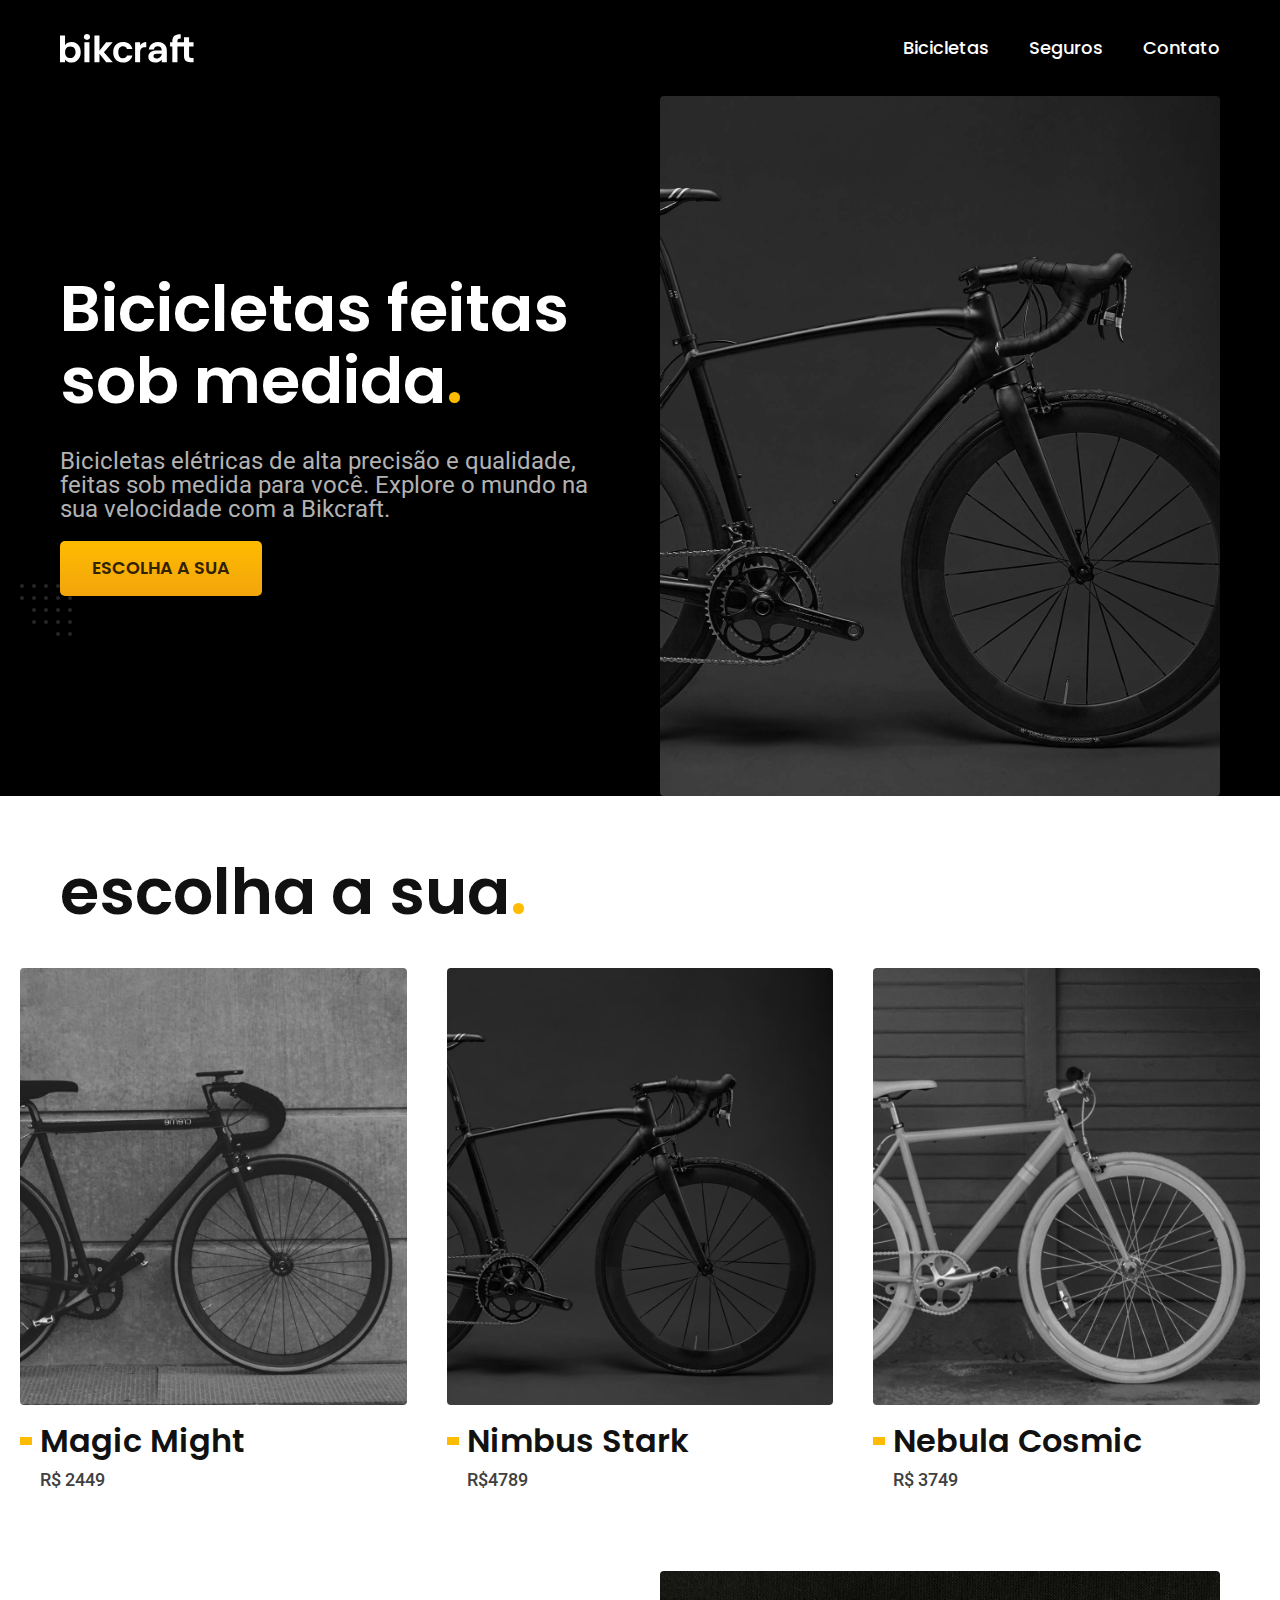
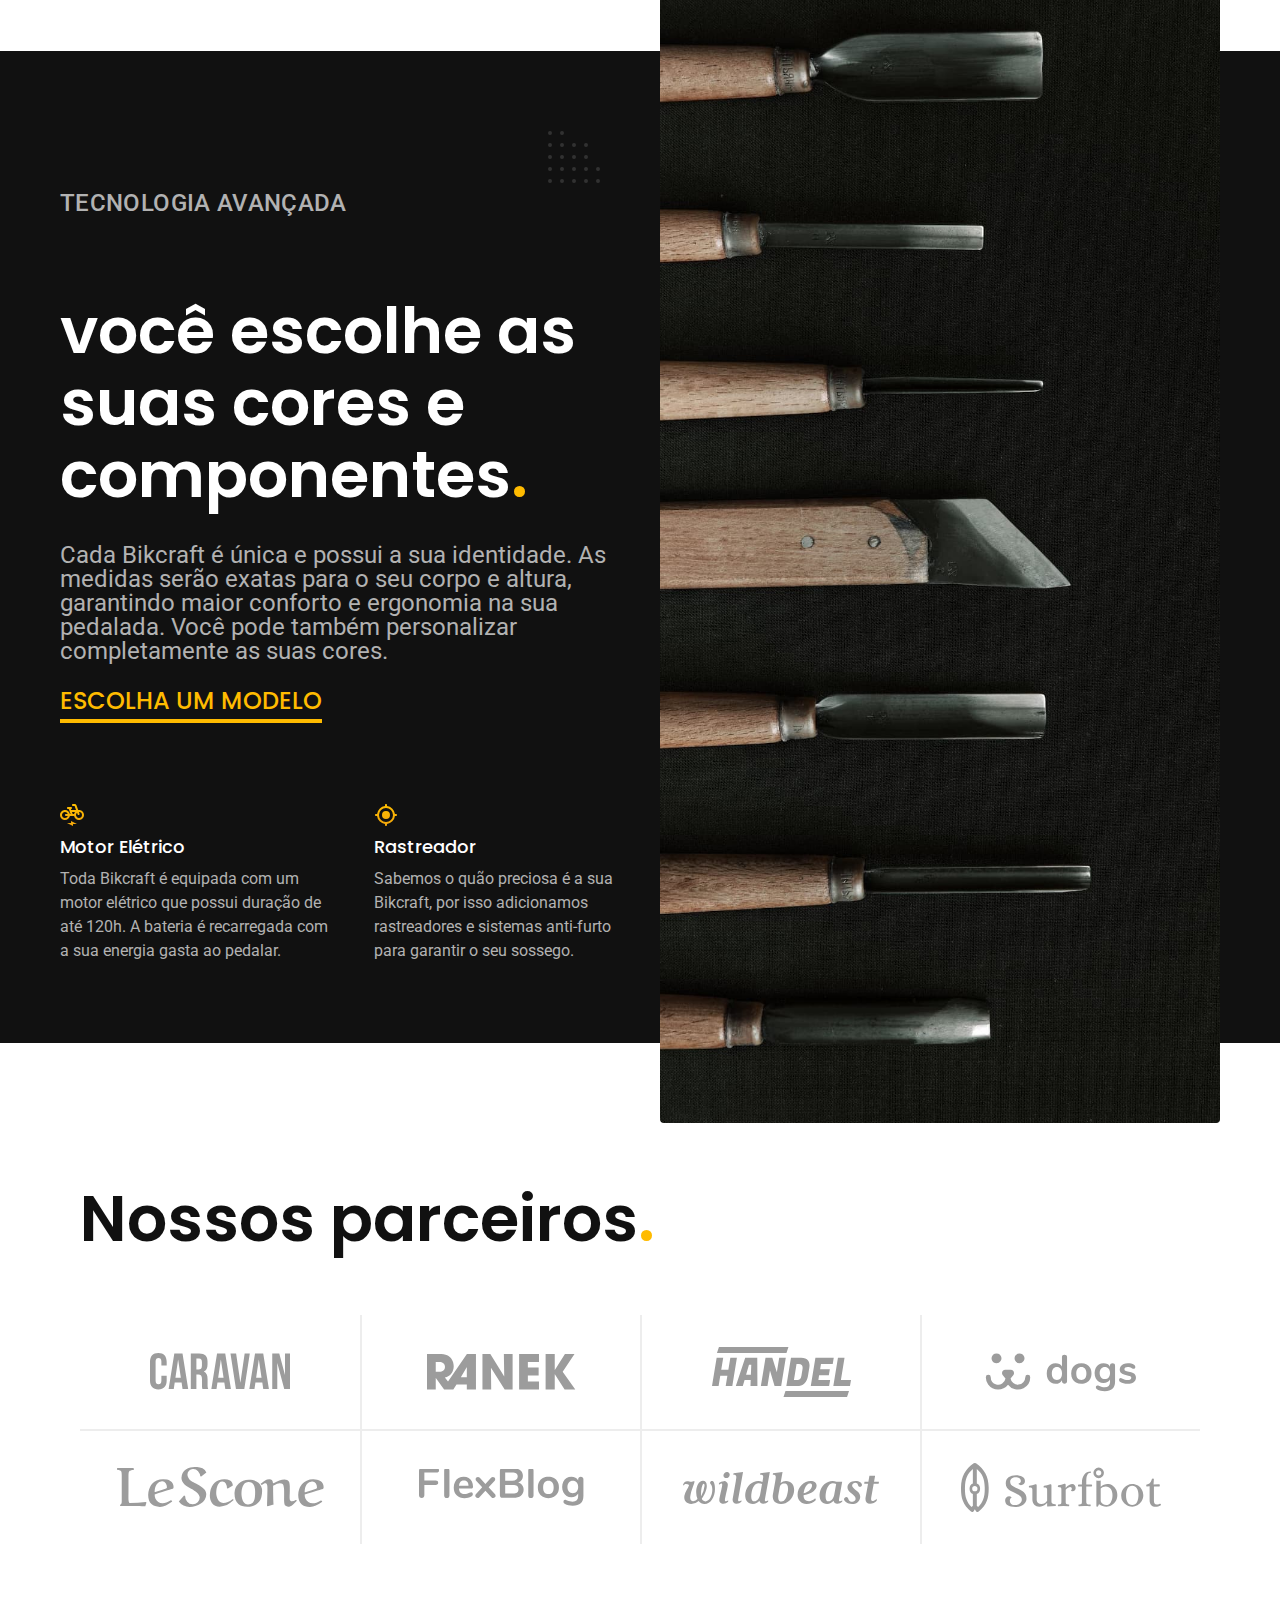
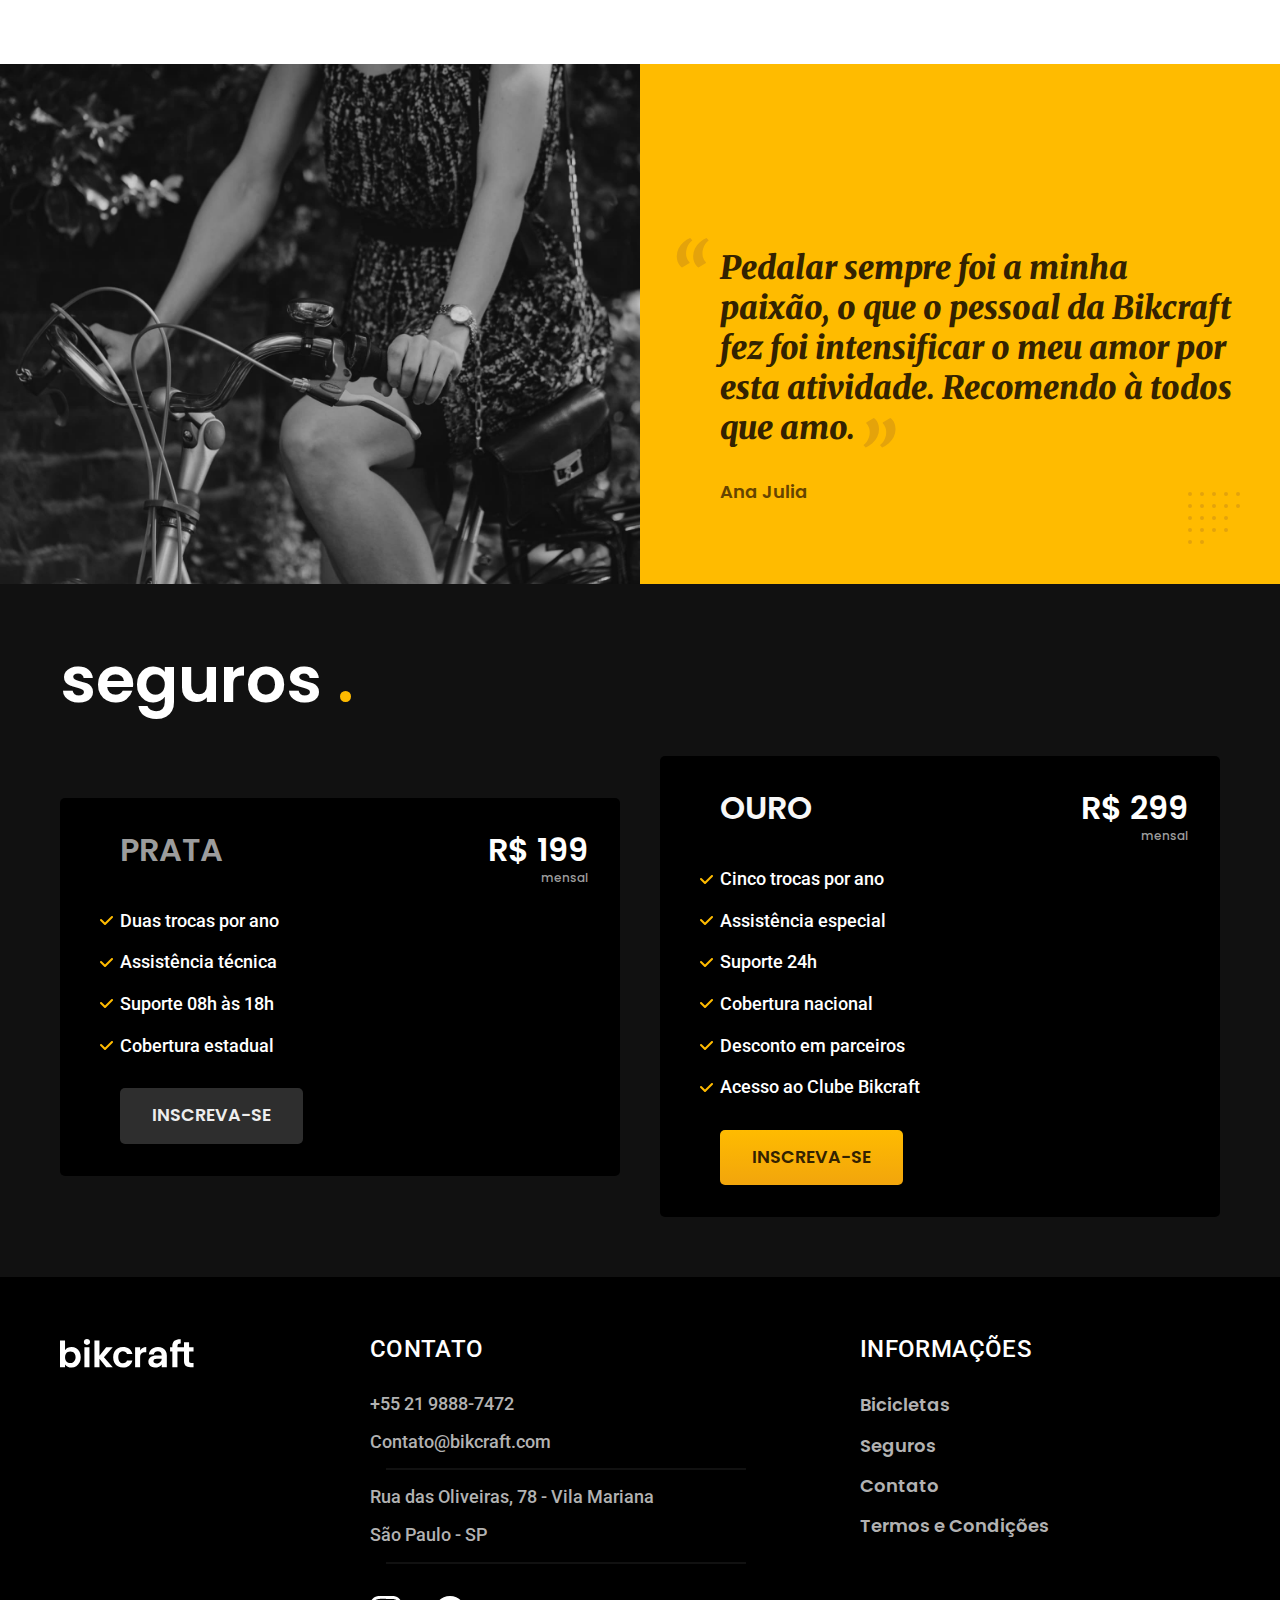
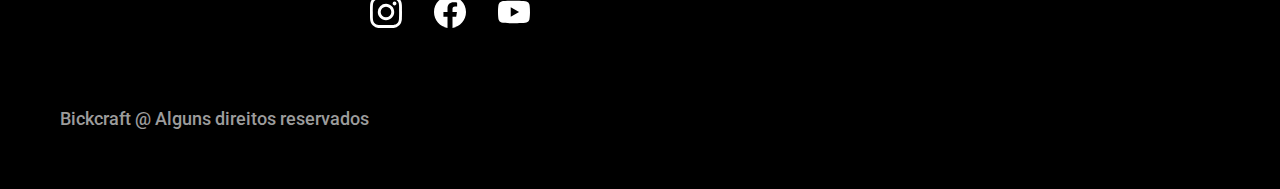
<file: index.html>
<!DOCTYPE html>
<html lang="pt-br">
<head>
    <meta charset="UTF-8">
    <meta http-equiv="X-UA-Compatible" content="IE=edge">
    <meta name="viewport" content="width=device-width, initial-scale=1.0">
    <title>Bikcraft - Bicicletas Elétricas</title>

    <link rel="preload" href="./css/style.min.css" as="style">
    <link rel="stylesheet" href="./css/style.min.css"> 

    <link rel="preconnect" href="https://fonts.googleapis.com">
    <link rel="preconnect" href="https://fonts.gstatic.com" crossorigin>
    <link href="https://fonts.googleapis.com/css2?family=Merriweather:ital,wght@1,900&family=Poppins:wght@400;600&family=Roboto:wght@400;500&display=swap" rel="stylesheet">
    
    <link rel="icon" href="./favicon.svg" type="image/svg+xml">
</head>
<body>
    <header class="header-bg">
        <div class="header container">
        <a href="./"><img src="./img/bikcraft.svg " width="136" height="32" alt="Bikcraft">
        </a>
        <nav aria-label="primaria">
            <ul class="header-menu font-1-m cor-0">
                <li><a href="./bicicletas.html">Bicicletas</a></li>
                <li><a href="./seguros.html">Seguros</a></li>
                <li><a href="./contatos.html">Contato</a></li>
            </ul>
        </nav>

    </div>
    </header>
    <main class="introducao-bg">
    <div class="introducao container">
        <div class="introducao-conteudo">
        <h1 class="font-1-xxl cor-0">Bicicletas feitas sob medida<span class="cor-p1">.</span></h1>
        <p class="font-2-l cor-5">Bicicletas elétricas de alta precisão e qualidade, feitas sob medida para você. Explore o mundo na sua velocidade com a Bikcraft.</p>
        <a class="botao" href="./bicicletas.html">Escolha a sua</a>
    </div>
        <picture>
        <source media="(max-width: 800px)" srcset="./img/bicicletas/nimbus.jpg">
        <img src="./img/fotos/introducao.jpg" width="1280" height="1600"alt="Bicicleta elétrica preta.">
        </picture>
    </div>
    </main>
    <article class="bicicletas-lista">
    <h2 class="font-1-xxl container">escolha a sua<span class="cor-p1">.</span></h2>
        <ul>
            <li>
                <a href="./bicicletas/magic.html">
                <img src="/img/bicicletas/magic-home.jpg" width="920" height="1040 "  alt="Bicicleta preta">
                 <h3 class="font-1-xl">Magic Might</h3>
                 <span class="font-2-m cor-8">R$ 2449</span>
                </a>
            </li>
            <li>
                <a href="./bicicletas/nimbus.html">
                <img src="/img/bicicletas/nimbus-home.jpg" width="920" height="1040" alt="Bicicleta preta">
                 <h3 class="font-1-xl">Nimbus Stark</h3>
                 <span class="font-2-m cor-8">R$4789</span>
                </a>
            </li>
            <li>
                <a href="./bicicletas/nebula.html">
                <img src="/img/bicicletas/nebula-home.jpg" width="920" height="1040" alt="Bicicleta preta">
                 <h3 class="font-1-xl">Nebula Cosmic</h3>
                 <span class="font-2-m cor-8">R$ 3749</span>
                </a>
            </li>
        </ul>
    </article>
        <article class="tecnologia-bg">
            <div class="tecnologia container">
            <div class="tecnologia-conteudo">
                <span class="cor-5 font-2-l-b titulo">TECNOLOGIA AVANÇADA</span>
                <h2 class="cor-0 font-1-xxl">você escolhe as suas cores e componentes<span class="cor-p1">.</span></h2>
                <p class="cor-5 font-2-l">Cada Bikcraft é única e possui a sua identidade. As medidas serão exatas para o seu corpo e altura, garantindo maior conforto e ergonomia na sua pedalada. Você pode também personalizar completamente as suas cores.</p>
                    <a class="cor-p1 font-2-m link" href="./bicicletas.html">Escolha um modelo</a>
                <!--MOTOR-ELETRICO-->
                <div class="tecnologia-vantagens">
            <div>
                <img src="./img/icones/eletrica.svg" width="24" height="24"alt="">
                <h3 class="font-1-m cor-0">Motor Elétrico</h3>
                <p class="font-2-s cor-5">Toda Bikcraft é equipada com um motor elétrico que possui duração de até 120h. A bateria é recarregada com a sua energia gasta ao pedalar.</p>
            </div>
             <!--RASTREADOR-->
            <div>
                <img src="./img/icones/rastreador.svg" width="24" height="24"alt="">
                <h3 class="font-1-m cor-0">Rastreador</h3>
                <p class="font-2-s cor-5" >Sabemos o quão preciosa é a sua Bikcraft, por isso adicionamos rastreadores e sistemas anti-furto para garantir o seu sossego.</p>
            </div>
        </div>
            </div><!--tecnologia-conteudo-->
            <div class="tecnologia-image">
                <img src="/img/fotos/tecnologia.jpg" width="1200" height="1920" alt="">
            </div>
            </div>
        </article>

        <section class="parceiros" aria-label="nossos parceiros">
            <div class="container">
            <h2 class="font-1-xxl container">Nossos parceiros<span class="cor-p1">.</span></h2>
        
            <ul>
                <li> <img src="./img/parceiros/caravan.svg" width="140" height="38" alt="caravan"></li>
                <li> <img src="./img/parceiros/ranek.svg" width="149" height="36" alt="ranek"></li>
                <li> <img src="./img/parceiros/handel.svg" width="139" height="50" alt="handel"></li>
                <li> <img src="./img/parceiros/dogs.svg" width="152" height="39"alt="dogs"></li>
                <li> <img src="./img/parceiros/lescone.svg" width="208" height="41" alt="lescone"></li>
                <li> <img src="./img/parceiros/flexblog.svg" width="165" height="38" alt="lescone"></li>
                <li> <img src="./img/parceiros/wildbeast.svg" width="196" height="34" alt="wildbeast"></li>
                <li> <img src="./img/parceiros/surfbot.svg" width="200" height="49" alt="surfbot"></li>
            </ul>
        </div>
        </section>
        <section class="depoimento" aria-label="Depoimento">
           <div>
            <img src="./img/fotos/depoimento.jpg" width="1560" height="1360" alt="Pessoa pedalando" width="780" height="680">
           </div>
           <div class="depoimento-conteudo">
            <blockquote class="font-1-xl cor-p5">
                <p>Pedalar sempre foi a minha paixão, o que o pessoal da Bikcraft fez foi intensificar o meu amor por esta atividade. Recomendo à todos que amo.</p>
            </blockquote>
            <span class="font-1-m-b cor-p4">Ana Julia</span>
           </div> 
        </section>
        <article class="seguros-bg">
            <div class="seguros container">
                <h2 class="font-1-xxl cor-0">seguros <span class="cor-p1">.</span></h2>
                    <div class="seguros-item">
                        <h3 class="font-1-xl cor-6">PRATA</h3>
                        <span class="font-1-xl cor-0">R$ 199 <span class="font-1-xs cor-6">mensal</span></span>                        
                        <ul class="font-2-m cor-0">
                            <li>Duas trocas por ano</li>
                            <li>Assistência técnica</li>
                            <li>Suporte 08h às 18h</li>
                            <li>Cobertura estadual</li>
                        </ul>
                        <a class="botao secundario" href="./orcamento.html">Inscreva-se</a>
                        </div>
                    <div class="seguros-item">
                            <h3 class="font-1-xl cor-1">OURO</h3>
                            <span class="font-1-xl cor-0">R$ 299 <span class="font-1-xs cor-6">mensal</span></span> 
                            <ul class="font-2-m cor-0">

                               <li>Cinco trocas por ano</li>
                               <li>Assistência especial</li>
                               <li>Suporte 24h</li>
                               <li>Cobertura nacional</li>
                               <li>Desconto em parceiros</li>
                               <li>Acesso ao Clube Bikcraft</li>
                            </ul>
                            <a class="botao" href="./orcamento.html">Inscreva-se</a>
                    </div>
            </div>
        </article>
        <footer  class="footer-bg">
    <div class="footer container">
    <img src="./img/bikcraft.svg" width="136" height="32" alt="Bikcraft">
    <div class="footer-contato">
        <h3 class="font-2-l-b cor-0">Contato</h3>
        <ul class= "cor-5 font-2-m">
            <li><a href="tel: +552198887472">+55 21 9888-7472</a></li>
            <li><a href="mailto:contato@bikcraft.com">Contato@bikcraft.com</a></li>
            <li>Rua das Oliveiras, 78 - Vila Mariana</li>
            <li>São Paulo - SP</li>
        </ul>
        <div class="footer-redes">
            <a href="./">
                <img src="./img/redes/instagram.svg" width="32" height="32" alt="instagram">
            </a>
            <a href="./">
                <img src="./img/redes/facebook.svg" width="32" height="32" alt="">
            </a>
            <a href="./">
                <img src="./img/redes/youtube.svg" width="32" height="32" alt="">
            </a>
        </div>
    </div>
    <div class="footer-informacoes">
        <h3 class="font-2-l-b cor-0"></h3class>Informações</h3>
        <nav>
            <ul class="font-1-m-b cor-5">
                <li><a href="./bicicletas.html">Bicicletas</a></li>
                <li><a href="./seguros.html">Seguros</a></li>
                <li><a href="./contatos.html">Contato</a></li>
                <li><a href="./termos.html">Termos e Condições</a></li>
            </ul>
        </nav>
    </div>
    <p class="cor-6 footer-copy font-2-m">Bickcraft @ Alguns direitos reservados</p>
</div>  
</footer>
<script src="./js/script.js"></script>
</body>
</html>
</file>
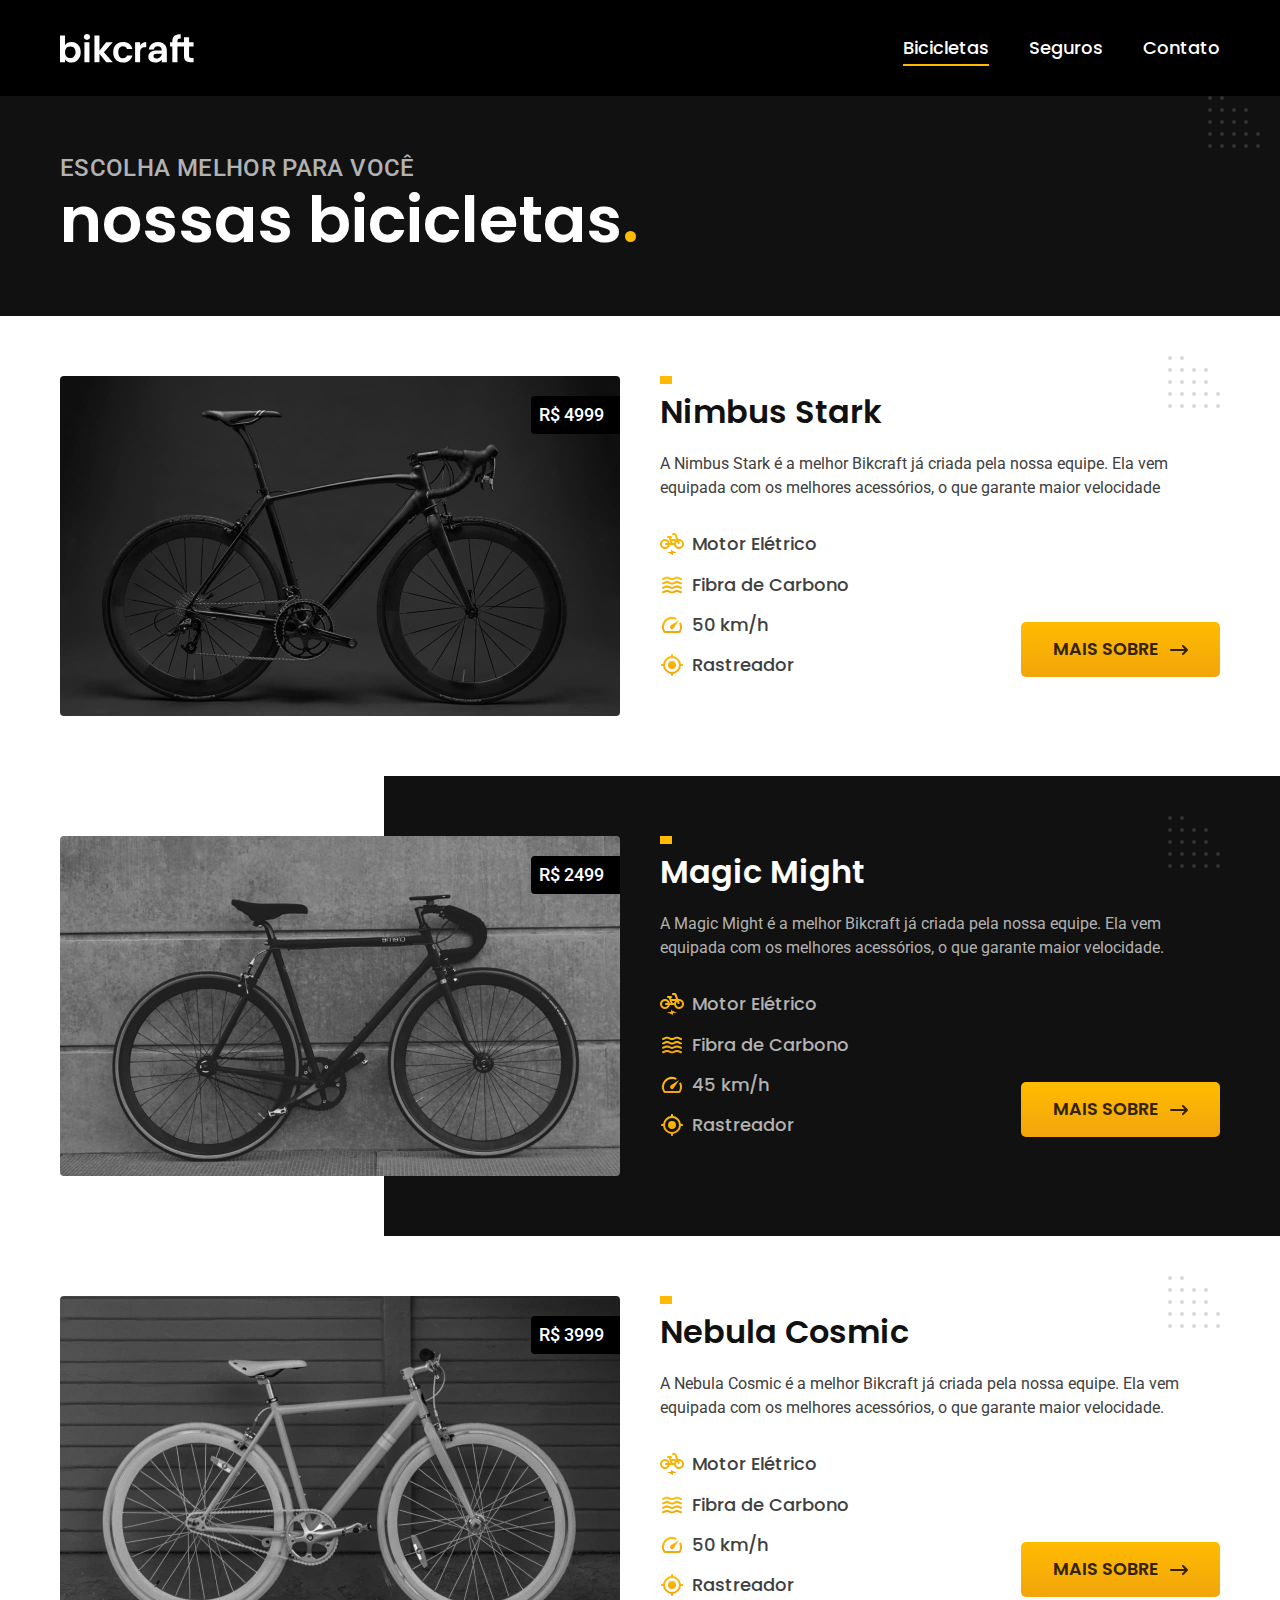
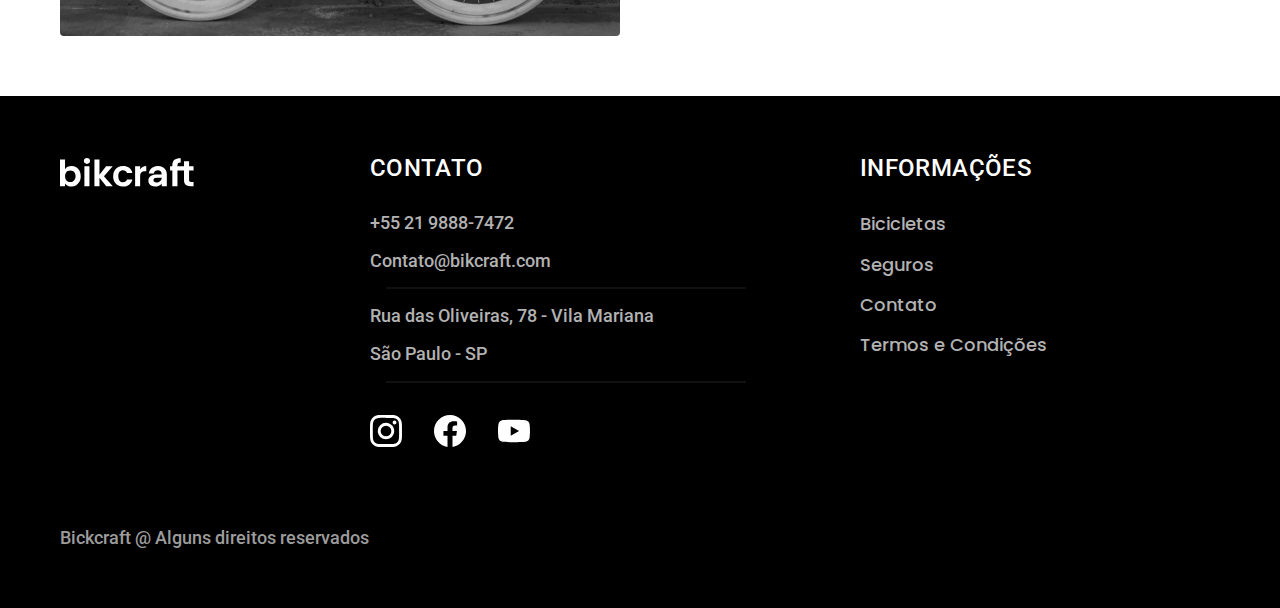
<file: bicicletas.html>
<!DOCTYPE html>
<html lang="pt-br">
<head>
    <meta charset="UTF-8">
    <meta http-equiv="X-UA-Compatible" content="IE=edge">
    <meta name="viewport" content="width=device-width, initial-scale=1.0">
<link rel="preload" href="./css/style.min.css" as="style">
    <link rel="stylesheet" href="./css/style.min.css">    <link rel="preconnect" href="https://fonts.googleapis.com">
    <link rel="preconnect" href="https://fonts.googleapis.com">
    <link rel="preconnect" href="https://fonts.gstatic.com" crossorigin>
    <link href="https://fonts.googleapis.com/css2?family=Merriweather:ital,wght@1,900&family=Poppins:wght@400;600&family=Roboto:wght@400;500&display=swap" rel="stylesheet">
    <title>Bicicletas | Bikcraft - Bicicletas Elétricas</title>
   <script>
        document.documentElement.classList.add('js');
    </script>
     <link rel="icon" href="./favicon.svg" type="image/svg+xml">
</head>
<body id="bicicletas">
    <header class="header-bg">
        <div class="header container">
        <a href="./"><img src="./img/bikcraft.svg" alt="Bikcraft">
        </a>
        <nav aria-label="primaria">
            <ul class="header-menu font-1-m cor-0">
                <li><a href="./bicicletas.html">Bicicletas</a></li>
                <li><a href="./seguros.html">Seguros</a></li>
                <li><a href="./contatos.html">Contato</a></li>
            </ul>
        </nav>

    </div>
    </header>

    <main>
        <div class="titulo">
            <div class="container">
                <p class="font-2-l-b cor-5">Escolha melhor para você</p>
                <h1 class="font-1-xxl cor-0">nossas bicicletas<span class="cor-p1">.</span> 
                </div></h1>
        </div>

            <div class="bicicletas container">
                <div class="bicicletas-imagem">
                    <img src="./img/bicicletas/nimbus.jpg" alt="bicicleta preta">
                    <span class="font-2-m cor-0">R$ 4999</span>
                </div>
                <div class="bicicletas-conteudo">
                <h2 class="font-1-xl">Nimbus Stark</h2>
                <p class="font-2-s cor-8">A Nimbus Stark é a melhor Bikcraft já criada pela nossa equipe. Ela vem equipada com os melhores acessórios, o que garante maior velocidade</p>
                <ul class="font-1-m cor-8">
                    <li>
                        <img src="/img/icones/eletrica.svg" alt="">
                        Motor Elétrico
                    </li>
                    <li>
                        <img src="/img/icones/carbono.svg" alt="">
                        Fibra de Carbono
                    </li>
                    <li>
                        <img src="/img/icones/velocidade.svg" alt="">
                        50 km/h
                    </li>
                    <li>
                        <img src="/img/icones/rastreador.svg" alt="">
                        Rastreador 
                    </li>
                </ul>
                <a href="./bicicletas/nimbus.html" class="botao seta">Mais Sobre</a>
            </div>
            </div>

                <div class="bicicletas-bg">
                <div class="bicicletas container">
                    <div class="bicicletas-imagem">
                    <img src="./img/bicicletas/magic.jpg" alt="bicicleta preta">
                    <span class="font-2-m cor-0">R$ 2499</span>
                </div>
                <div class="bicicletas-conteudo">
                <h2 class="font-1-xl cor-0">Magic Might</h2>
                <p class="font-2-s cor-5">A Magic Might é a melhor Bikcraft já criada pela nossa equipe. Ela vem equipada com os melhores acessórios, o que garante maior velocidade.</p>
                <ul class="font-1-m cor-5">
                    <li>
                        <img src="/img/icones/eletrica.svg" alt="">
                        Motor Elétrico
                    </li>
                    <li>
                        <img src="/img/icones/carbono.svg" alt="">
                        Fibra de Carbono
                    </li>
                    <li>
                        <img src="/img/icones/velocidade.svg" alt="">
                        45 km/h
                    </li>
                    <li>
                        <img src="/img/icones/rastreador.svg" alt="">
                        Rastreador 
                    </li>
                </ul>
                <a href="./bicicletas/magic.html" class="botao seta">Mais Sobre</a>
                </div>
                </div>
                </div>

                <div class="bicicletas container">
                    <div class="bicicletas-imagem">
                    <img src="./img/bicicletas/nebula.jpg" alt="bicicleta preta">
                    <span class="font-2-m cor-0">R$ 3999</span>
                </div>
                <div class="bicicletas-conteudo">
                <h2 class="font-1-xl">Nebula Cosmic</h2>
                <p class="font-2-s cor-8">A Nebula Cosmic é a melhor Bikcraft já criada pela nossa equipe. Ela vem equipada com os melhores acessórios, o que garante maior velocidade.</p>
                <ul class="font-1-m cor-8">
                    <li>
                        <img src="/img/icones/eletrica.svg" alt="">
                        Motor Elétrico
                    </li>
                    <li>
                        <img src="/img/icones/carbono.svg" alt="">
                        Fibra de Carbono
                    </li>
                    <li>
                        <img src="/img/icones/velocidade.svg" alt="">
                        50 km/h
                    </li>
                    <li>
                        <img src="/img/icones/rastreador.svg" alt="">
                        Rastreador 
                    </li>
                </ul>
                <a href="./bicicletas/nebula.html" class="botao seta">Mais Sobre</a>
                </div>
            </div>
     </main>


<footer  class="footer-bg">
    <div class="footer container">
    <img src="./img/bikcraft.svg" alt="Bikcraft">
    <div class="footer-contato">
        <h3 class="font-2-l-b cor-0">Contato</h3>
        <ul class= "cor-5 font-2-m">
            <li><a href="tel: +552198887472">+55 21 9888-7472</a></li>
            <li><a href="mailto:contato@bikcraft.com">Contato@bikcraft.com</a></li>
            <li>Rua das Oliveiras, 78 - Vila Mariana</li>
            <li>São Paulo - SP</li>
        </ul>
        <div class="footer-redes">
            <a href="./">
                <img src="./img/redes/instagram.svg" width="32" height="32" alt="instagram">
            </a>
            <a href="./">
                <img src="./img/redes/facebook.svg" width="32" height="32" alt="facebook">
            </a>
            <a href="./">
                <img src="./img/redes/youtube.svg" width="32" height="32" alt="youtube">
            </a>
        </div>
    </div>
    <div class="footer-informacoes">
        <h3 class="font-2-l-b cor-0"></h3class>Informações</h3>
        <nav>
            <ul class="font-1-m cor-5">
                <li><a href="./bicicletas.html">Bicicletas</a></li>
                <li><a href="./seguros.html">Seguros</a></li>
                <li><a href="./contatos.html">Contato</a></li>
                <li><a href="./termos.html">Termos e Condições</a></li>
            </ul>
        </nav>
    </div>
    <p class="cor-6 footer-copy font-2-m">Bickcraft @ Alguns direitos reservados</p>
</div>  
</footer>

<script src="./js/script.js"></script>
</body>
</html>
</file>
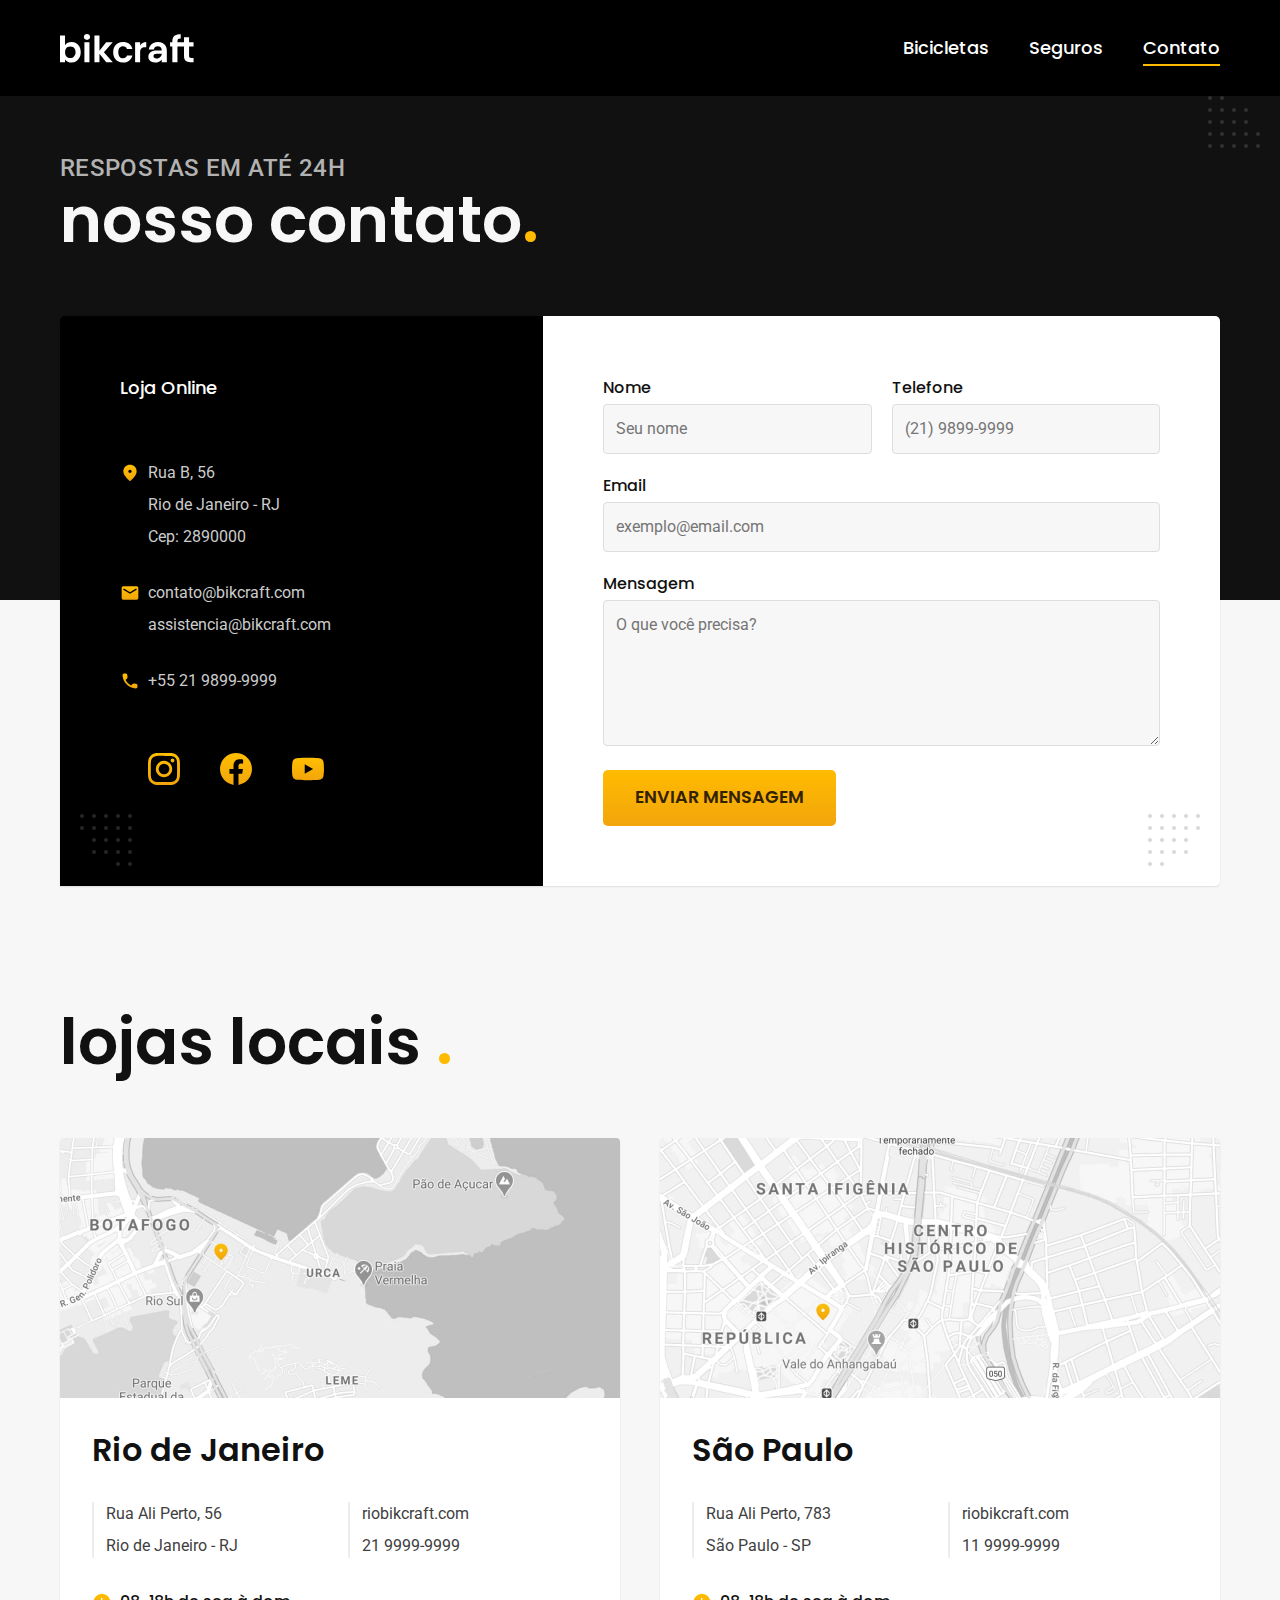
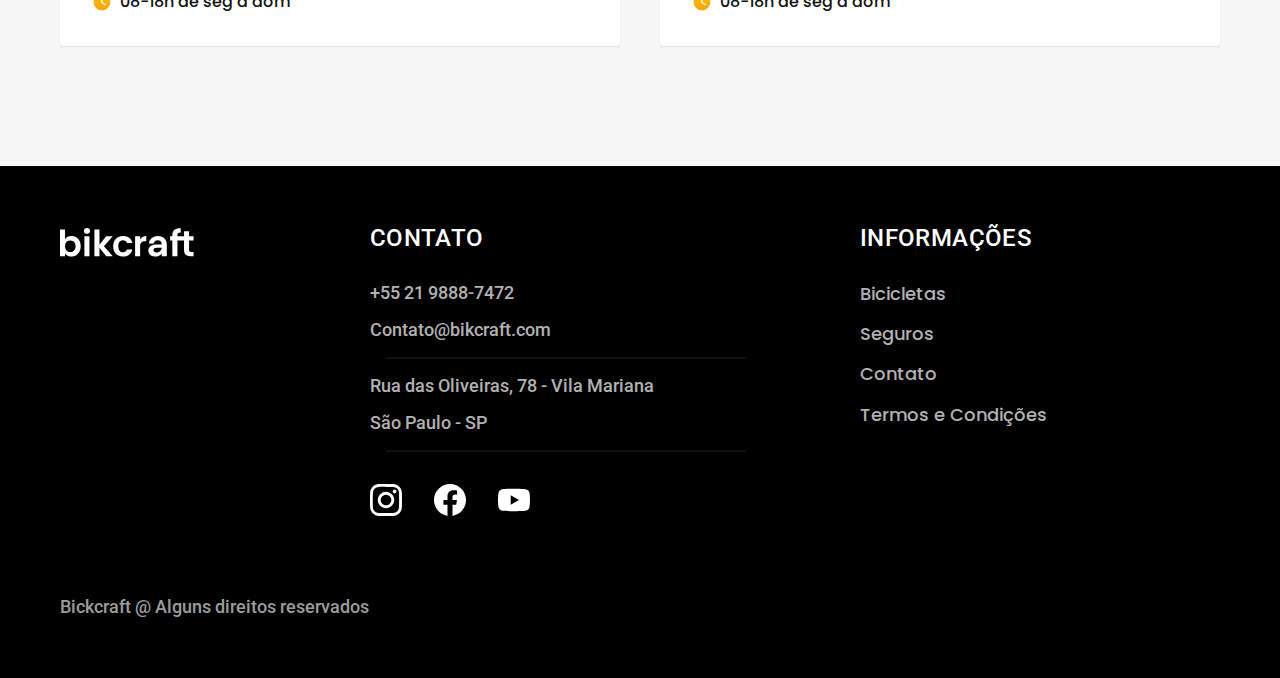
<file: contatos.html>
<!DOCTYPE html>
<html lang="pt-br">
<head>
    <meta charset="UTF-8">
    <meta http-equiv="X-UA-Compatible" content="IE=edge">
    <meta name="viewport" content="width=device-width, initial-scale=1.0">
<link rel="preload" href="./css/style.min.css" as="style">
    <link rel="stylesheet" href="./css/style.min.css">    <link rel="preconnect" href="https://fonts.googleapis.com">
    <link rel="preconnect" href="https://fonts.googleapis.com">
    <link rel="preconnect" href="https://fonts.gstatic.com" crossorigin>
    <link href="https://fonts.googleapis.com/css2?family=Merriweather:ital,wght@1,900&family=Poppins:wght@400;600&family=Roboto:wght@400;500&display=swap" rel="stylesheet">
    <title>Contatos | Bikcraft - Bicicletas Elétricas</title>


   <script>
        document.documentElement.classList.add('js');
    </script>
     <link rel="icon" href="./favicon.svg" type="image/svg+xml">
</head>
<body id="contatos">
    <header class="header-bg">
        <div class="header container">
        <a href="./"><img src="./img/bikcraft.svg" alt="Bikcraft"></a>
        <nav aria-label="primaria">
            <ul class="header-menu font-1-m cor-0">
                <li><a href="./bicicletas.html">Bicicletas</a></li>
                <li><a href="./seguros.html">Seguros</a></li>
                <li><a href="./contatos.html">Contato</a></li>
            </ul>
        </nav>

    </div>
    </header>
    <main>
    <div class="titulo">
        <div class="container">
            <p class="font-2-l-b cor-5">RESPOSTAS EM ATÉ 24H</p>
            <h1 class="font-1-xxl cor-1">nosso contato<span class="cor-p1">.</span></h1>
        </div>
    </div>
        <div class="contatos container">
            <section class="contatos-dados " aria-label="Endereço">
                <h2 class="cor-0 font-1-m">Loja Online</h2>
            <div class="contatos-endereco font-2-s cor-4">
                    <p>Rua B, 56</p>
                    <p>Rio de Janeiro - RJ</p>
                    <p>Cep: 2890000</p>
                </div>
                    <address class="contatos-meios font-2-s cor-4"> 
                    <a href="mailto:contato@bikcraft.com">contato@bikcraft.com</a>
                    <a href="mailto:assistencia@bikcraft.com">assistencia@bikcraft.com</a>
                    <a href="tel: +55 21 9899-9999">+55 21 9899-9999</a>
                </address>
                <div class="contatos-redes">
                    <a href="https://www.instagram.com/"><img src="./img/redes/instagram-p.svg" alt=""></a>
                    <a href="https://www.facebook.com"><img src="./img/redes/facebook-p.svg" alt=""></a>
                    <a href="https://www.youtube.com/"><img src="./img/redes/youtube-p.svg" alt=""></a>
                </div>
            </section>

                  <section aria-label="Formulário" class="contatos-formulario">
                    <form class="form" action="./contatos.html">
                        <div>
                        <label for="nome">Nome</label>
                        <input type="text" id="nome" name="nome" placeholder="Seu nome">
                    </div>
                    <div> 
                        <label for="telefone">Telefone</label>
                        <input type="text" id="telefone" name="telefone" placeholder="(21) 9899-9999">
                    </div>
                    <div class="col-2"> 
                        <label for="email">Email</label>
                        <input type="email" id="email" name="email" placeholder="exemplo@email.com">
                    </div>
                    <div class="col-2"> 
                        <label for="mensagem">Mensagem</label>
                        <textarea  rows="5" type="mensagem" id="mensagem" name="mensagem" placeholder="O que você precisa?"></textarea>
                    </div>
                    <button class="botao col-2">Enviar Mensagem</button>

                    </form>
                  </section> 
            </div>
    </main>
 <article class="lojas container"> 
    <h2 class="font-1-xxl">lojas locais <span class="cor-p1">.</span></h2>
    <div class="lojas-item">
       <img src="./img/lojas/rj.jpg" alt="mapa indicando o endereço">
       <div class="lojas-conteudo">
        <h3 class="font-1-xl">Rio de Janeiro</h3>
        <div class="lojas-endereco font-2-s cor-8">
            <p>Rua Ali Perto, 56</p>
            <p>Rio de Janeiro - RJ</p>
       </div>
       <div class="lojas-endereco font-2-s cor-8">
            <a href="mailto:riobikcraft.com">riobikcraft.com</a>
            <a href="tel:22 9999-9999">21 9999-9999</a>
       </div>
       <p class="lojas-tempo font-1-s"><img src="./img/icones/horario.svg" alt="">08-18h de seg à dom</p>
     </div>
    </div>

    <div class="lojas-item">
        <img src="./img/lojas/sp.jpg" alt="mapa indicando o endereço">
        <div class="lojas-conteudo">
        <h3 class="font-1-xl">São Paulo</h3>
         <div class="lojas-endereco font-2-s cor-8">
            <p>Rua Ali Perto, 783</p>
            <p>São Paulo - SP</p>
        </div>
         <div class="lojas-endereco font-2-s cor-8">
            <a href="mailto:riobikcraft.com">riobikcraft.com</a>
            <a href="tel:22 9999-9999">11 9999-9999</a>
        </div>
        <p class="lojas-tempo font-1-s"><img src="./img/icones/horario.svg" alt="">08-18h de seg à dom</p>
        </div>
     </div>
 </article>

<footer  class="footer-bg">
    <div class="footer container">
    <img src="./img/bikcraft.svg" alt="Bikcraft">
    <div class="footer-contato">
        <h3 class="font-2-l-b cor-0">Contato</h3>
        <ul class= "cor-5 font-2-m">
            <li><a href="tel: +552198887472">+55 21 9888-7472</a></li>
            <li><a href="mailto:contato@bikcraft.com">Contato@bikcraft.com</a></li>
            <li>Rua das Oliveiras, 78 - Vila Mariana</li>
            <li>São Paulo - SP</li>
        </ul>
        <div class="footer-redes">
            <a href="./">
                <img src="./img/redes/instagram.svg" width="32" height="32" alt="instagram">
            </a>
            <a href="./">
                <img src="./img/redes/facebook.svg" width="32" height="32" alt="facebook">
            </a>
            <a href="./">
                <img src="./img/redes/youtube.svg" width="32" height="32" alt="youtube">
            </a>
        </div>
    </div>
    <div class="footer-informacoes">
        <h3 class="font-2-l-b cor-0"></h3class>Informações</h3>
        <nav>
            <ul class="font-1-m cor-5">
                <li><a href="./bicicletas.html">Bicicletas</a></li>
                <li><a href="./seguros.html">Seguros</a></li>
                <li><a href="./contatos.html">Contato</a></li>
                <li><a href="./termos.html">Termos e Condições</a></li>
            </ul>
        </nav>
    </div>
    <p class="cor-6 footer-copy font-2-m">Bickcraft @ Alguns direitos reservados</p>
</div>  
</footer>

<script src="./js/script.js"></script>
</body>
</html>
</file>
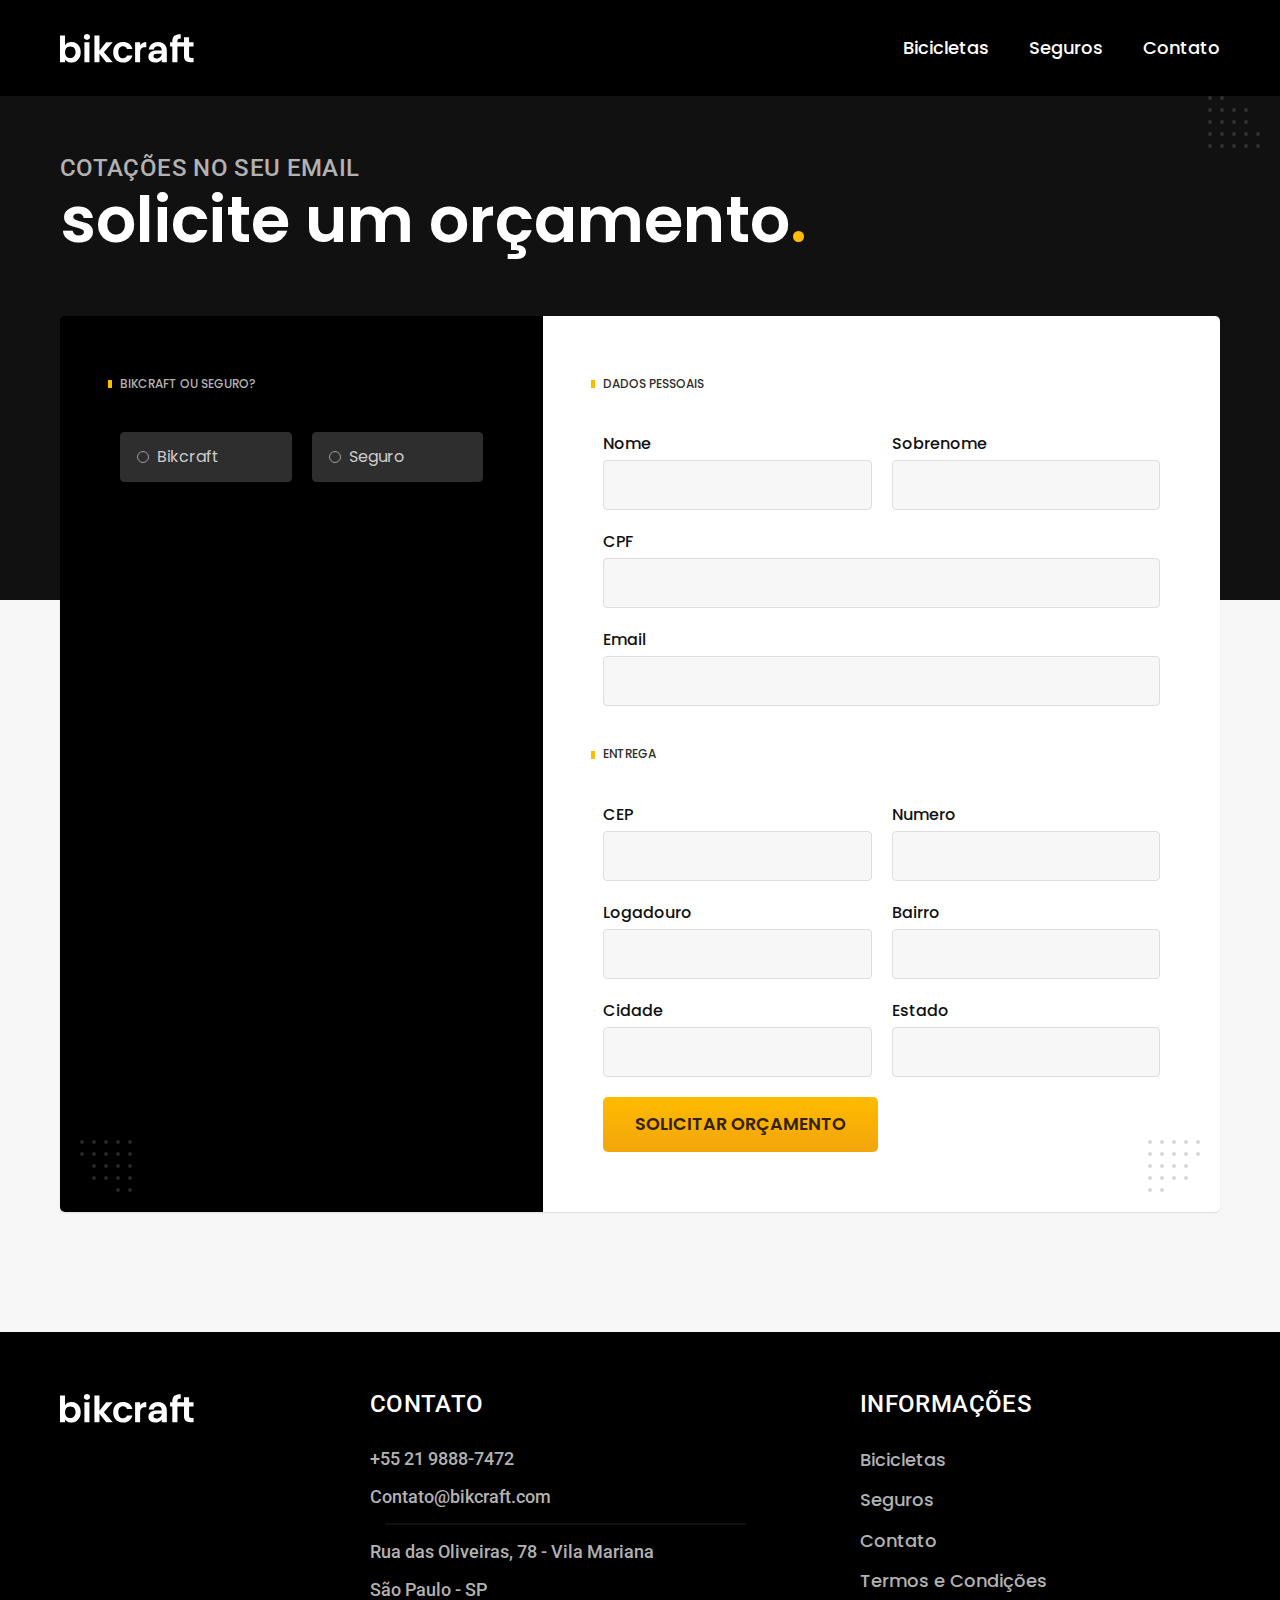
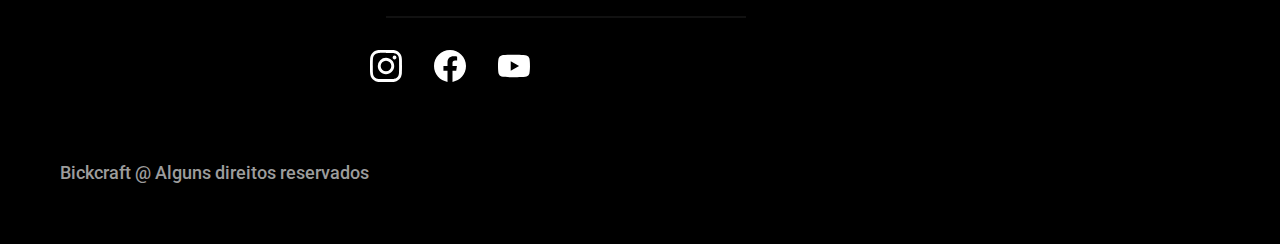
<file: orcamento.html>
<!DOCTYPE html>
<html lang="pt-br">
<head>
    <meta charset="UTF-8">
    <meta http-equiv="X-UA-Compatible" content="IE=edge">
    <meta name="viewport" content="width=device-width, initial-scale=1.0">
<link rel="preload" href="./css/style.min.css" as="style">
    <link rel="stylesheet" href="./css/style.min.css">    <link rel="preconnect" href="https://fonts.googleapis.com">
    <link rel="preconnect" href="https://fonts.googleapis.com">
    <link rel="preconnect" href="https://fonts.gstatic.com" crossorigin>
    <link href="https://fonts.googleapis.com/css2?family=Merriweather:ital,wght@1,900&family=Poppins:wght@400;600&family=Roboto:wght@400;500&display=swap" rel="stylesheet">
    <title>Orçamento | Bikcraft - Bicicletas Elétricas</title>
   <script>
        document.documentElement.classList.add('js');
    </script>
     <link rel="icon" href="./favicon.svg" type="image/svg+xml">
</head>
<body id="orcamento">
    <header class="header-bg">
        <div class="header container">
        <a href="./"><img src="./img/bikcraft.svg" alt="Bikcraft">
        </a>
        <nav aria-label="primaria">
            <ul class="header-menu font-1-m cor-0">
                <li><a href="./bicicletas.html">Bicicletas</a></li>
                <li><a href="./seguros.html">Seguros</a></li>
                <li><a href="./contatos.html">Contato</a></li>
            </ul>
        </nav>

    </div>
    </header>

<main>
<div class="titulo">
 <div class="container">
    <p class="font-2-l-b cor-5">COTAÇÕES NO SEU EMAIL</p>
    <h1 class="font-1-xxl cor-0">solicite um orçamento<span class="cor-p1">.</span></h1>
 </div>
</div>
<form class="orcamento container" action="./">
  <div class=" orcamento-produto">
    <h2 class="font-1-xs cor-5">Bikcraft ou Seguro?</h2>

    <input type="radio" name="tipo" value="bikcraft" id="bikcraft">
    <label for="bikcraft">Bikcraft</label>
    
    <input type="radio" name="tipo" value="seguro" id="seguro">
    <label for="seguro">Seguro</label>

    <div class="orcamento-conteudo" id="orcamento-bikcraft">
       <h2 class="font-1-xs cor-5">Escolha a sua</h2>

        <input type="radio" name="produto" value="nimbus" id="nimbus">
        <label for="nimbus">Nimbus Stark <span> R$ 4999</span></label>
        <div class="orcamento-detalhes">
           
            <ul class="font-1-xs cor-8">
                <li><img src="./img/icones/eletrica.svg" alt="">Motor Elétrico</li>
                <li><img src="./img/icones/carbono.svg" alt="">Fibra de Carbono</li>
                <li><img src="./img/icones/velocidade.svg" alt="">50 km/h</li>
                <li><img src="./img/icones/rastreador.svg" alt="">Rastreador</li>
            </ul>
            <img src="./img/bicicletas/nimbus.jpg" alt="Nimbus stark">
        </div>
        
        <input type="radio" name="produto" value="magic" id="magic">
        <label for="magic">Magic Might <span>R$ 2499</span></label>
            <div class="orcamento-detalhes">
           
            <ul class="font-1-xs cor-8">
                <li><img src="./img/icones/eletrica.svg" alt="">Motor Elétrico</li>
                <li><img src="./img/icones/carbono.svg" alt="">Fibra de Carbono</li>
                <li><img src="./img/icones/velocidade.svg" alt="">45 km/h</li>
                <li><img src="./img/icones/rastreador.svg" alt="">Rastreador</li>
            </ul>
            <img src="./img/bicicletas/magic.jpg" alt="magic">
        </div>
        
        <input type="radio" name="produto" value="nebula" id="nebula">
        <label for="nebula">Nebula Cosmic <span>R$ 3999</span></label>
        <div class="orcamento-detalhes">
           
            <ul class="font-1-xs cor-8">
                <li><img src="./img/icones/eletrica.svg" alt="">Motor Elétrico</li>
                <li><img src="./img/icones/carbono.svg" alt="">Fibra de Carbono</li>
                <li><img src="./img/icones/velocidade.svg" alt="">40 km/h</li>
                <li><img src="./img/icones/rastreador.svg" alt="">Rastreador</li>
            </ul>
            <img src="./img/bicicletas/nebula.jpg" alt="nebula">
        </div>
    </div>
    <div class="orcamento-conteudo" id="orcamento-seguro">
        <h2 class="font-1-xs cor-5">Escolha o plano</h2>

        <input type="radio" name="produto" value="prata" id="prata">
        <label for="prata">Prata <span>R$ 199</span></label>


        <input type="radio" name="produto" value="ouro" id="ouro">
        <label for="ouro">Ouro <span>R$ 299</span></label>

     </div>
</div> 
<div class="orcamento-dados form"> 
    <h2 class="font-1-xs cor-9 col-2">Dados pessoais</h2>
    <div>
        <label for="nome">Nome</label>
        <input type="text" id="nome" name="nome">
    </div>
    <div>
        <label for="sobrenome">Sobrenome</label>
        <input type="text" id="sobrenome" name="Sobrenome">
    </div>
    <div class="col-2">
        <label for="cpf">CPF</label>
        <input type="text" id="cpf" name="cpf">
    </div>
    <div  class="col-2">
        <label for="email">Email</label>
        <input type="email" id="email" name="email">
    </div>
    <h2 class="font-1-xs cor-9 col-2">Entrega</h2>
    <div>
        <label for="cep">CEP</label>
        <input type="text" id="cep" name="cep">
    </div>
    <div>
        <label for="numero">Numero</label>
        <input type="text" id="numero" name="numero">
    </div>
    <div>
        <label for="logadouro">Logadouro</label>
        <input type="text" id="logadouro" name="logadouro">
    </div>
    <div>
        <label for="bairro">Bairro</label>
        <input type="text" id="bairro" name="bairro">
    </div>
    <div>
        <label for="cidade">Cidade</label>
        <input type="text" id="cidade" name="cidade">
    </div>
    <div>
        <label for="estado">Estado</label>
        <input type="text" id="estado" name="estado">
    </div>
    <button class="botao col-2">Solicitar Orçamento</button>
</div>
</form>
</main>


<footer  class="footer-bg">
    <div class="footer container">
    <img src="./img/bikcraft.svg" alt="Bikcraft">
    <div class="footer-contato">
        <h3 class="font-2-l-b cor-0">Contato</h3>
        <ul class= "cor-5 font-2-m">
            <li><a href="tel: +552198887472">+55 21 9888-7472</a></li>
            <li><a href="mailto:contato@bikcraft.com">Contato@bikcraft.com</a></li>
            <li>Rua das Oliveiras, 78 - Vila Mariana</li>
            <li>São Paulo - SP</li>
        </ul>
        <div class="footer-redes">
            <a href="./">
                <img src="./img/redes/instagram.svg" width="32" height="32" alt="instagram">
            </a>
            <a href="./">
                <img src="./img/redes/facebook.svg" width="32" height="32" alt="facebook">
            </a>
            <a href="./">
                <img src="./img/redes/youtube.svg" width="32" height="32" alt="youtube">
            </a>
        </div>
    </div>
    <div class="footer-informacoes">
        <h3 class="font-2-l-b cor-0"></h3class>Informações</h3>
        <nav>
            <ul class="font-1-m cor-5">
                <li><a href="./bicicletas.html">Bicicletas</a></li>
                <li><a href="./seguros.html">Seguros</a></li>
                <li><a href="./contatos.html">Contato</a></li>
                <li><a href="./termos.html">Termos e Condições</a></li>
            </ul>
        </nav>
    </div>
    <p class="cor-6 footer-copy font-2-m">Bickcraft @ Alguns direitos reservados</p>
</div>  
</footer>

<script src="./js/script.js"></script>
</body>
</html>
</file>
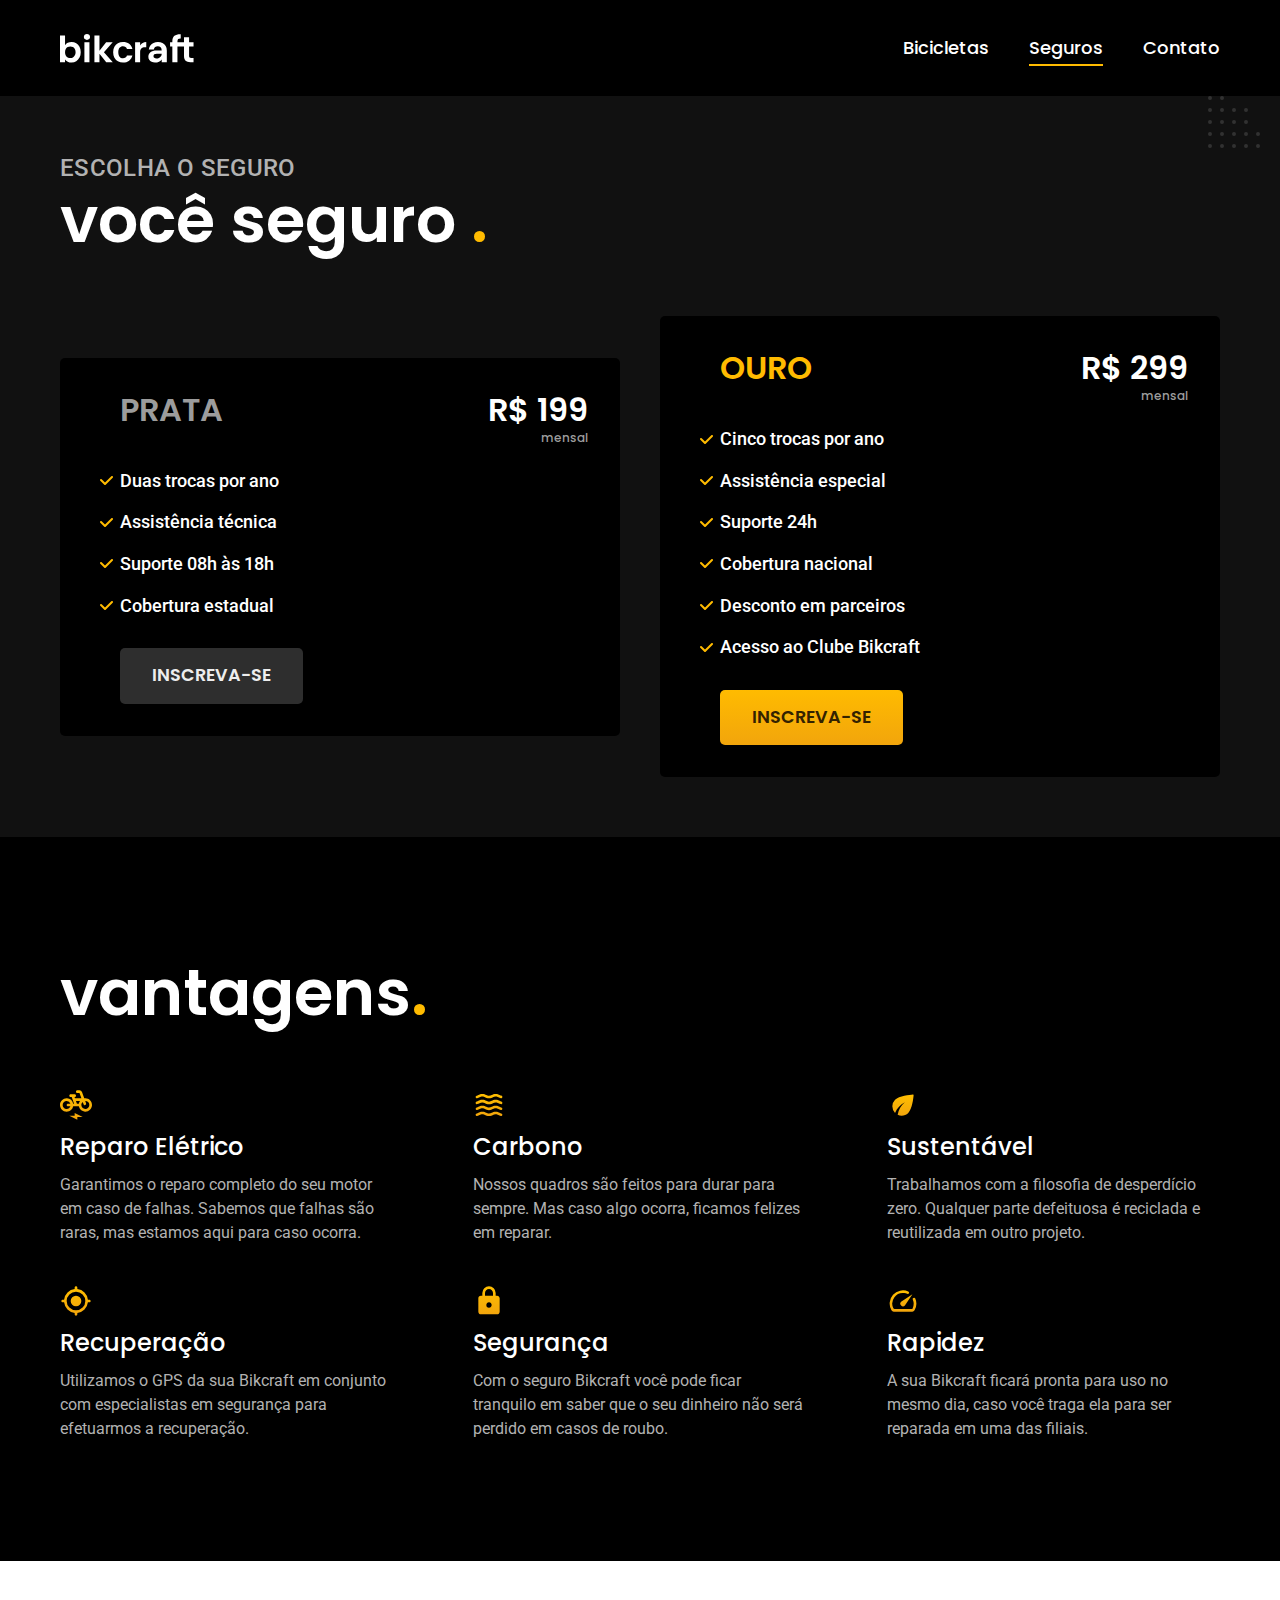
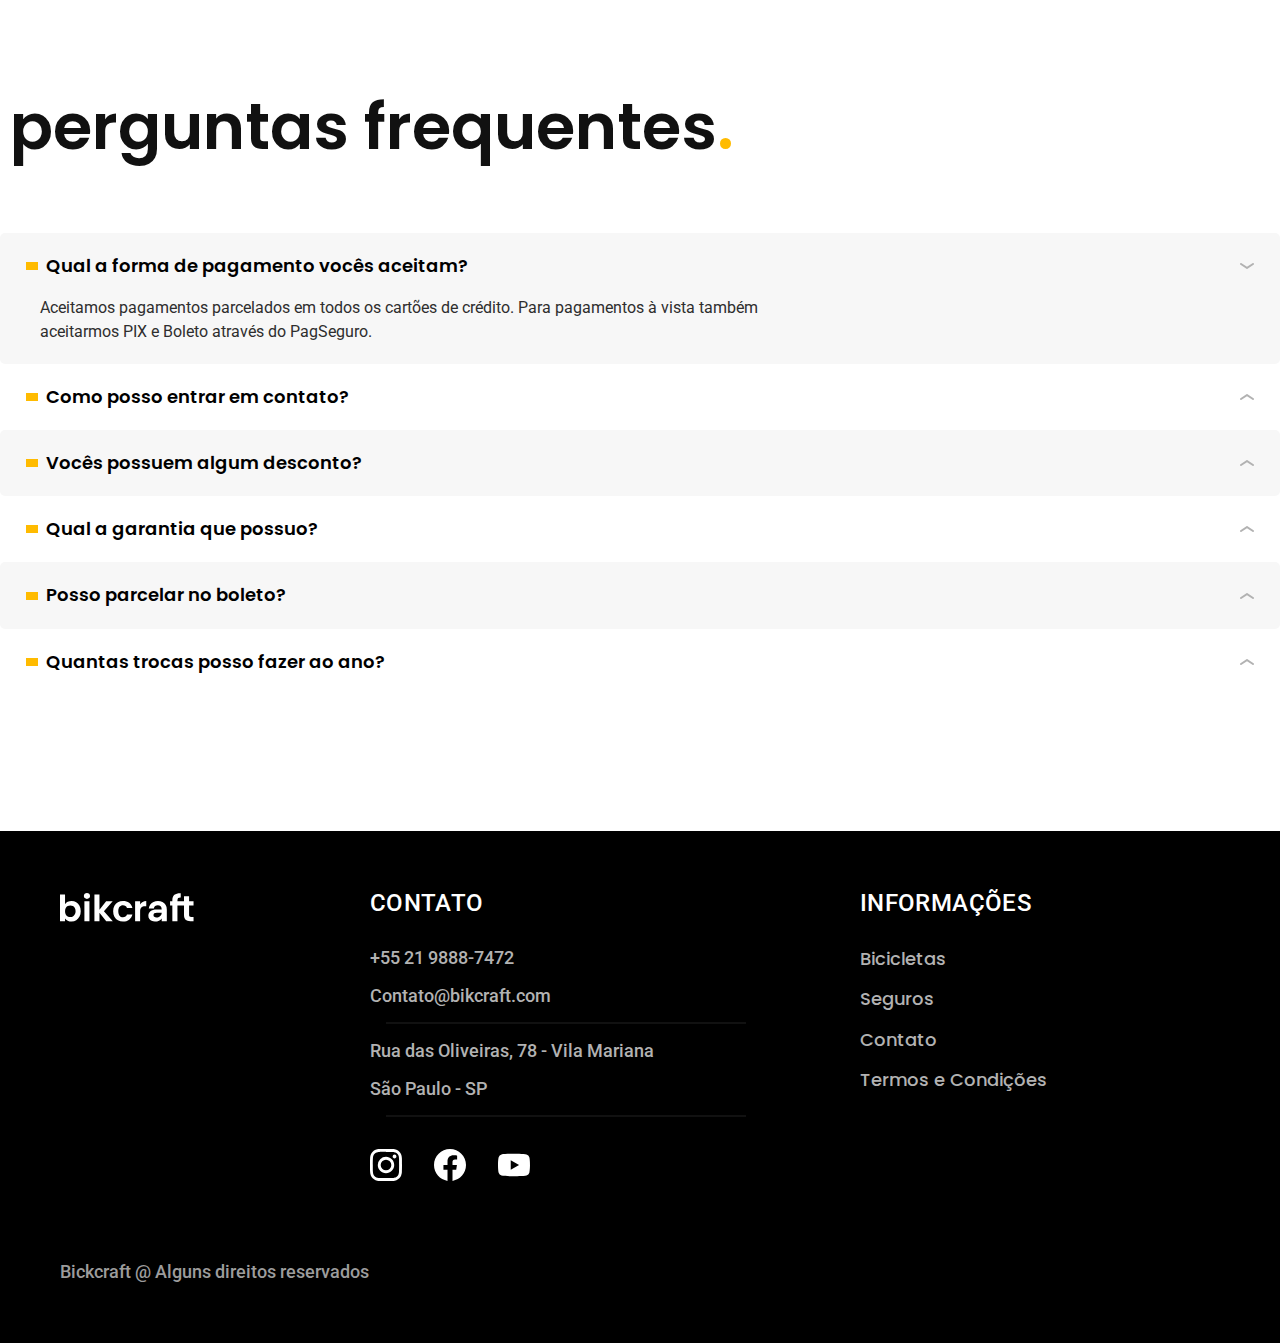
<file: seguros.html>
<!DOCTYPE html>
<html lang="pt-br">
<head>
    <meta charset="UTF-8">
    <meta http-equiv="X-UA-Compatible" content="IE=edge">
    <meta name="viewport" content="width=device-width, initial-scale=1.0">
<link rel="preload" href="./css/style.min.css" as="style">
    <link rel="stylesheet" href="./css/style.min.css">    <link rel="preconnect" href="https://fonts.googleapis.com">
    <link rel="preconnect" href="https://fonts.googleapis.com">
    <link rel="preconnect" href="https://fonts.gstatic.com" crossorigin>
    <link href="https://fonts.googleapis.com/css2?family=Merriweather:ital,wght@1,900&family=Poppins:wght@400;600&family=Roboto:wght@400;500&display=swap" rel="stylesheet">
    <title>Seguros | Bikcraft - Bicicletas Elétricas</title>
   <script>
        document.documentElement.classList.add('js');
    </script>
     <link rel="icon" href="./favicon.svg" type="image/svg+xml">
</head>
<body id="seguros">
    <header class="header-bg">
        <div class="header container">
        <a href="./"><img src="./img/bikcraft.svg" alt="Bikcraft">
        </a>
        <nav aria-label="primaria">
            <ul class="header-menu font-1-m cor-0">
                <li><a href="./bicicletas.html">Bicicletas</a></li>
                <li><a href="./seguros.html">Seguros</a></li>
                <li><a href="./contatos.html">Contato</a></li>
            </ul>
        </nav>

    </div>
    </header>

    <main class="seguros-bg">
        <div class="titulo">
            <div class="container">
                <p class="font-2-l-b cor-5">Escolha o seguro</p>
                <h1 class="font-1-xxl cor-0">você seguro <span class="cor-p1">.</span> </h1>
            </div>
        </div>
       
            <div class="seguros container">
                <div class="seguros-item">
                        <h3 class="font-1-xl cor-6">PRATA</h3>
                        <span class="font-1-xl cor-0">R$ 199 <span class="font-1-xs cor-6">mensal</span></span>                    
                            <ul class="font-2-m cor-0">
                            <li>Duas trocas por ano</li>
                            <li>Assistência técnica</li>
                            <li>Suporte 08h às 18h</li>
                            <li>Cobertura estadual</li>
                        </ul>
                        <a class="botao secundario" href="./orcamento.html?tipo=seguro&produto=prata">Inscreva-se</a>
                        </div>
                    <div class="seguros-item">
                            <h3 class="font-1-xl cor-p1">OURO</h3>
                            <span class="font-1-xl cor-0">R$ 299 <span class="font-1-xs cor-6">mensal</span></span> 
                            <ul class="font-2-m cor-0">

                               <li>Cinco trocas por ano</li>
                               <li>Assistência especial</li>
                               <li>Suporte 24h</li>
                               <li>Cobertura nacional</li>
                               <li>Desconto em parceiros</li>
                               <li>Acesso ao Clube Bikcraft</li>
                            </ul>
                            <a class="botao" href="./orcamento.html?tipo=seguro&produto=ouro">Inscreva-se</a>
                    </div>
                    
            </div>
    </main>

    <article class="vantagens-bg">
        <div class="vantagens container">
                    <h2 class="font-1-xxl cor-0">vantagens<span class="cor-p1">.</span></h2>
                        <ul>

                            <li>
                                <img src="./img/icones/eletrica.svg" alt="">
                                <h3 class="font-1-l cor-0">Reparo Elétrico</h3>
                                <p class="font-2-s cor-5">Garantimos o reparo completo do seu motor em caso de falhas. Sabemos que falhas são raras, mas estamos aqui para caso ocorra.</p>
                            </li>
                            <li>
                                <img src="./img/icones/carbono.svg" alt="">
                                <h3 class="font-1-l cor-0">Carbono</h3>
                                <p class="font-2-s cor-5">Nossos quadros são feitos para durar para sempre. Mas caso algo ocorra, ficamos felizes em reparar.</p>
                            </li>                                           
                            <li>
                                <img src="./img/icones/sustentavel.svg" alt="">
                                <h3 class="font-1-l cor-0">Sustentável</h3>
                                <p class="font-2-s cor-5">Trabalhamos com a filosofia de desperdício zero. Qualquer parte defeituosa é reciclada e reutilizada em outro projeto.</p>
                            </li>                                            
                            <li>
                                <img src="./img/icones/rastreador.svg" alt="">
                                <h3 class="font-1-l cor-0">Recuperação</h3>
                                <p class="font-2-s cor-5">Utilizamos o GPS da sua Bikcraft em conjunto com especialistas em segurança para efetuarmos a recuperação.</p>
                            </li>
                            <li>
                                <img src="./img/icones/seguro.svg" alt="">
                                <h3 class="font-1-l cor-0">Segurança</h3>
                                <p class="font-2-s cor-5">Com o seguro Bikcraft você pode ficar tranquilo em saber que o seu dinheiro não será perdido em casos de roubo.</p>
                            </li>
                            <li>
                                <img src="./img/icones/velocidade.svg" alt="">
                                <h3 class="font-1-l cor-0">Rapidez</h3>
                                <p class="font-2-s cor-5">A sua Bikcraft ficará pronta para uso no mesmo dia, caso você traga ela para ser reparada em uma das filiais.</p>
                            </li>                                         
                        </ul>
            </div>
 </article>

    <article class="perguntas content">
                    <h2 class="font-1-xxl">perguntas frequentes<span class="cor-p1">.</span></h2>
                    <dl>

                        <div>
                            <dt><button class="font-1-m-b" aria-controls="pergunta1" aria-expanded="true">Qual a forma de pagamento vocês aceitam?</button></dt>
                            <dd id="pergunta1" class="font-2-s cor-9 ativa">Aceitamos pagamentos parcelados em todos os cartões de crédito. Para pagamentos à vista também aceitarmos PIX e Boleto através do PagSeguro.</dd>
                        </div>
                        <div>
                            <dt><button class="font-1-m-b" aria-controls="pergunta2" aria-expanded="false">Como posso entrar em contato?</button></dt>
                            <dd id="pergunta2" class="font-2-s cor-9">Aceitamos pagamentos parcelados em todos os cartões de crédito. Para pagamentos à vista também aceitarmos PIX e Boleto através do PagSeguro.</dd>
                        </div>
                        <div>
                            <dt><button class="font-1-m-b" aria-controls="pergunta3" aria-expanded="false">Vocês possuem algum desconto?</button></dt>
                            <dd id="pergunta3" class="font-2-s cor-9">Aceitamos pagamentos parcelados em todos os cartões de crédito. Para pagamentos à vista também aceitarmos PIX e Boleto através do PagSeguro.</dd>
                        </div>
                        <div>
                            <dt><button class="font-1-m-b" aria-controls="pergunta4" aria-expanded="false">Qual a garantia que possuo?</button></dt>
                            <dd id="pergunta4" class="font-2-s cor-9">Aceitamos pagamentos parcelados em todos os cartões de crédito. Para pagamentos à vista também aceitarmos PIX e Boleto através do PagSeguro.</dd>
                        </div>
                        <div>
                            <dt><button class="font-1-m-b" aria-controls="pergunta5" aria-expanded="false">Posso parcelar no boleto?</button></dt>
                            <dd id="pergunta5" class="font-2-s cor-9">Aceitamos pagamentos parcelados em todos os cartões de crédito. Para pagamentos à vista também aceitarmos PIX e Boleto através do PagSeguro.</dd>
                        </div>
                        <div>
                            <dt><button class="font-1-m-b" aria-controls="pergunta6" aria-expanded="false">Quantas trocas posso fazer ao ano?</button></dt>
                            <dd id="pergunta6" class="font-2-s cor-9">Aceitamos pagamentos parcelados em todos os cartões de crédito. Para pagamentos à vista também aceitarmos PIX e Boleto através do PagSeguro.</dd>
                        </div>
                    </dl>
    </article>


    <footer  class="footer-bg">
        <div class="footer container">
            <img src="./img/bikcraft.svg" alt="Bikcraft">
                <div class="footer-contato">
                    <h3 class="font-2-l-b cor-0">Contato</h3>
                    <ul class= "cor-5 font-2-m">
                        <li><a href="tel: +552198887472">+55 21 9888-7472</a></li>
                        <li><a href="mailto:contato@bikcraft.com">Contato@bikcraft.com</a></li>
                        <li>Rua das Oliveiras, 78 - Vila Mariana</li>
                        <li>São Paulo - SP</li>
                    </ul>
                        <div class="footer-redes">
                            <a href="./">
                                <img src="./img/redes/instagram.svg" width="32" height="32" alt="instagram">
                            </a>
                            <a href="./">
                                <img src="./img/redes/facebook.svg" width="32" height="32" alt="facebook">
                            </a>
                            <a href="./">
                                <img src="./img/redes/youtube.svg" width="32" height="32" alt="youtube">
                            </a>
                        </div>
                </div>
                <div class="footer-informacoes">
                    <h3 class="font-2-l-b cor-0"></h3class>Informações</h3>
                    <nav>
                        <ul class="font-1-m cor-5">
                            <li><a href="./bicicletas.html">Bicicletas</a></li>
                            <li><a href="./seguros.html">Seguros</a></li>
                            <li><a href="./contatos.html">Contato</a></li>
                            <li><a href="./termos.html">Termos e Condições</a></li>
                        </ul>
                    </nav>
                </div>
            <p class="cor-6 footer-copy font-2-m">Bickcraft @ Alguns direitos reservados</p>
    </div>  
    </footer>

<script src="./js/script.js"></script>
</body>
</html>
</file>
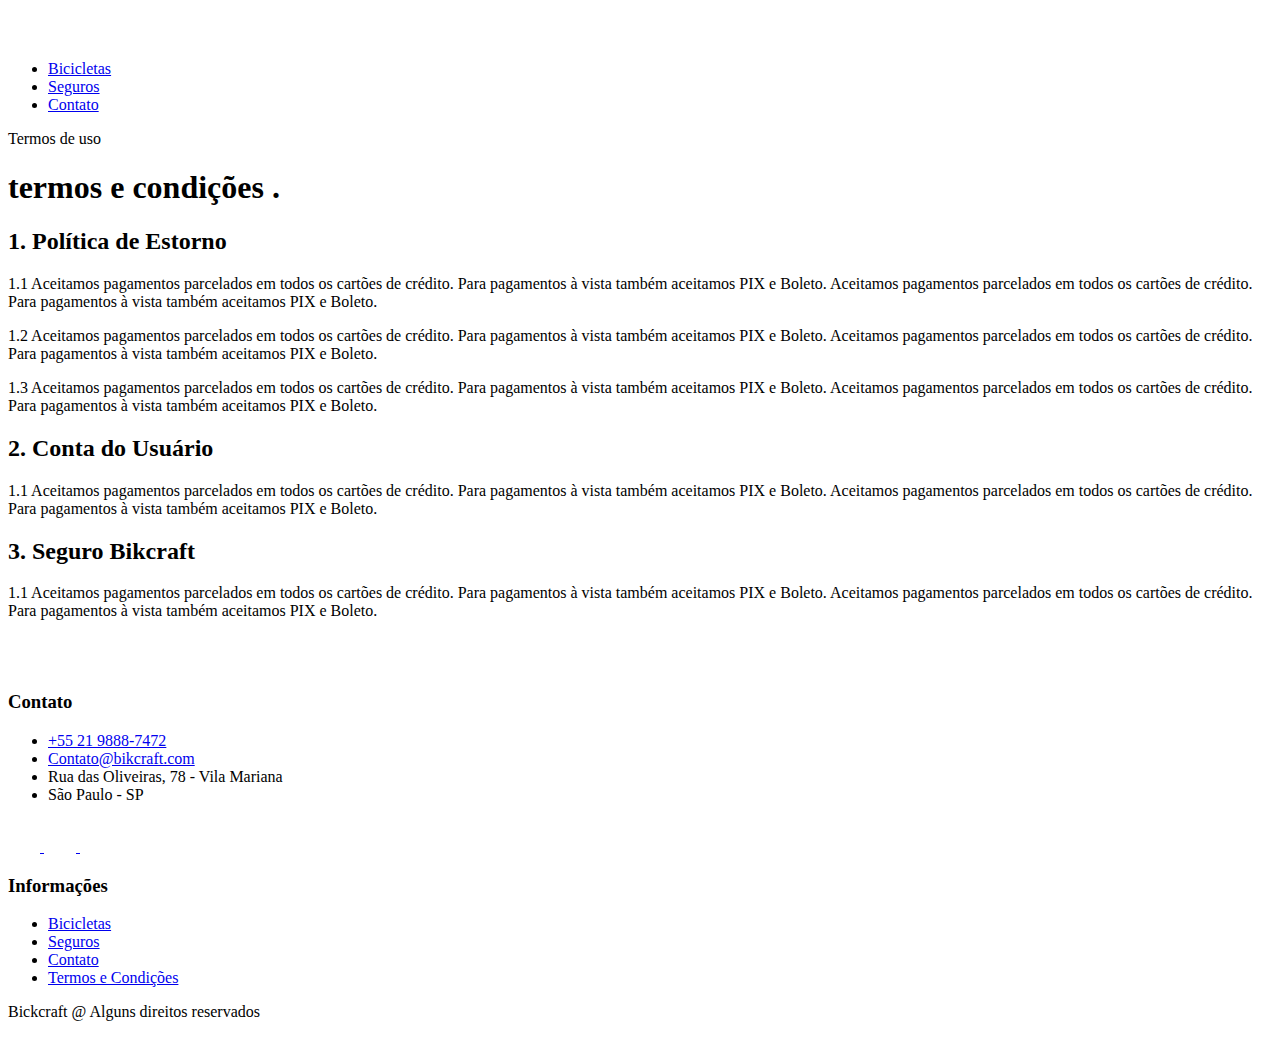
<file: termos.html>
<!DOCTYPE html>
<html lang="pt-br">
<head>
    <meta charset="UTF-8">
    <meta http-equiv="X-UA-Compatible" content="IE=edge">
    <meta name="viewport" content="width=device-width, initial-scale=1.0">
    <link rel="preload" href="./css/style.min.css" as="style">
    
    <link rel="preconnect" href="https://fonts.googleapis.com">
    <link rel="preconnect" href="https://fonts.gstatic.com" crossorigin>
    <link href="https://fonts.googleapis.com/css2?family=Merriweather:ital,wght@1,900&family=Poppins:wght@400;600&family=Roboto:wght@400;500&display=swap" rel="stylesheet">
    <title>Termos e Condições | Bikcraft - Bicicletas Elétricas</title>
   <script>
        document.documentElement.classList.add('js');
    </script>
     <link rel="icon" href="./favicon.svg" type="image/svg+xml">
</head>
<body id="termos">
    <header class="header-bg">
        <div class="header container">
        <a href="./"><img src="./img/bikcraft.svg" alt="Bikcraft">
        </a>
        <nav aria-label="primaria">
            <ul class="header-menu font-1-m cor-0">
                <li><a href="./bicicletas.html">Bicicletas</a></li>
                <li><a href="./seguros.html">Seguros</a></li>
                <li><a href="./contatos.html">Contato</a></li>
            </ul>
        </nav>

    </div>
    </header>

    <main>
        <div class="titulo-bg">
            <div class="titulo container">
                <p class="font-2-l-b cor-5">Termos de uso</p>
                <h1 class="font-1-xxl cor-0">termos e condições <span class="cor-p1">.</span> </h1>
            </div>
        </div>
        <div class="termos font-2-s cor-10 container">
            <h2 class="font-1-l cor-11">1. Política de Estorno</h2>
            <p>1.1 Aceitamos pagamentos parcelados em todos os cartões de crédito. Para pagamentos à vista também aceitamos PIX e Boleto. Aceitamos pagamentos parcelados em todos os cartões de crédito. Para pagamentos à vista também aceitamos PIX e Boleto.</p>
            <p>1.2 Aceitamos pagamentos parcelados em todos os cartões de crédito. Para pagamentos à vista também aceitamos PIX e Boleto. Aceitamos pagamentos parcelados em todos os cartões de crédito. Para pagamentos à vista também aceitamos PIX e Boleto.</p>
            <p>1.3 Aceitamos pagamentos parcelados em todos os cartões de crédito. Para pagamentos à vista também aceitamos PIX e Boleto. Aceitamos pagamentos parcelados em todos os cartões de crédito. Para pagamentos à vista também aceitamos PIX e Boleto.</p>
           
            <h2 class="font-1-l cor-11">2. Conta do Usuário</h2>
            <p>1.1 Aceitamos pagamentos parcelados em todos os cartões de crédito. Para pagamentos à vista também aceitamos PIX e Boleto. Aceitamos pagamentos parcelados em todos os cartões de crédito. Para pagamentos à vista também aceitamos PIX e Boleto.</p>

            <h2 class="font-1-l cor-11">3. Seguro Bikcraft</h2>
             <p>1.1 Aceitamos pagamentos parcelados em todos os cartões de crédito. Para pagamentos à vista também aceitamos PIX e Boleto. Aceitamos pagamentos parcelados em todos os cartões de crédito. Para pagamentos à vista também aceitamos PIX e Boleto.</p>
        </div>
    </main>


<footer  class="footer-bg">
    <div class="footer container">
    <img src="./img/bikcraft.svg" alt="Bikcraft">
    <div class="footer-contato">
        <h3 class="font-2-l-b cor-0">Contato</h3>
        <ul class= "cor-5 font-2-m">
            <li><a href="tel: +552198887472">+55 21 9888-7472</a></li>
            <li><a href="mailto:contato@bikcraft.com">Contato@bikcraft.com</a></li>
            <li>Rua das Oliveiras, 78 - Vila Mariana</li>
            <li>São Paulo - SP</li>
        </ul>
        <div class="footer-redes">
            <a href="./">
                <img src="./img/redes/instagram.svg" width="32" height="32" alt="instagram">
            </a>
            <a href="./">
                <img src="./img/redes/facebook.svg" width="32" height="32" alt="facebook">
            </a>
            <a href="./">
                <img src="./img/redes/youtube.svg" width="32" height="32" alt="youtube">
            </a>
        </div>
    </div>
    <div class="footer-informacoes">
        <h3 class="font-2-l-b cor-0"></h3class>Informações</h3>
        <nav>
            <ul class="font-1-m cor-5">
                <li><a href="./bicicletas.html">Bicicletas</a></li>
                <li><a href="./seguros.html">Seguros</a></li>
                <li><a href="./contatos.html">Contato</a></li>
                <li><a href="./termos.html">Termos e Condições</a></li>
            </ul>
        </nav>
    </div>
    <p class="cor-6 footer-copy font-2-m">Bickcraft @ Alguns direitos reservados</p>
</div>  
</footer>

<script src="./js/script.js"></script>
</body>
</html>
</file>
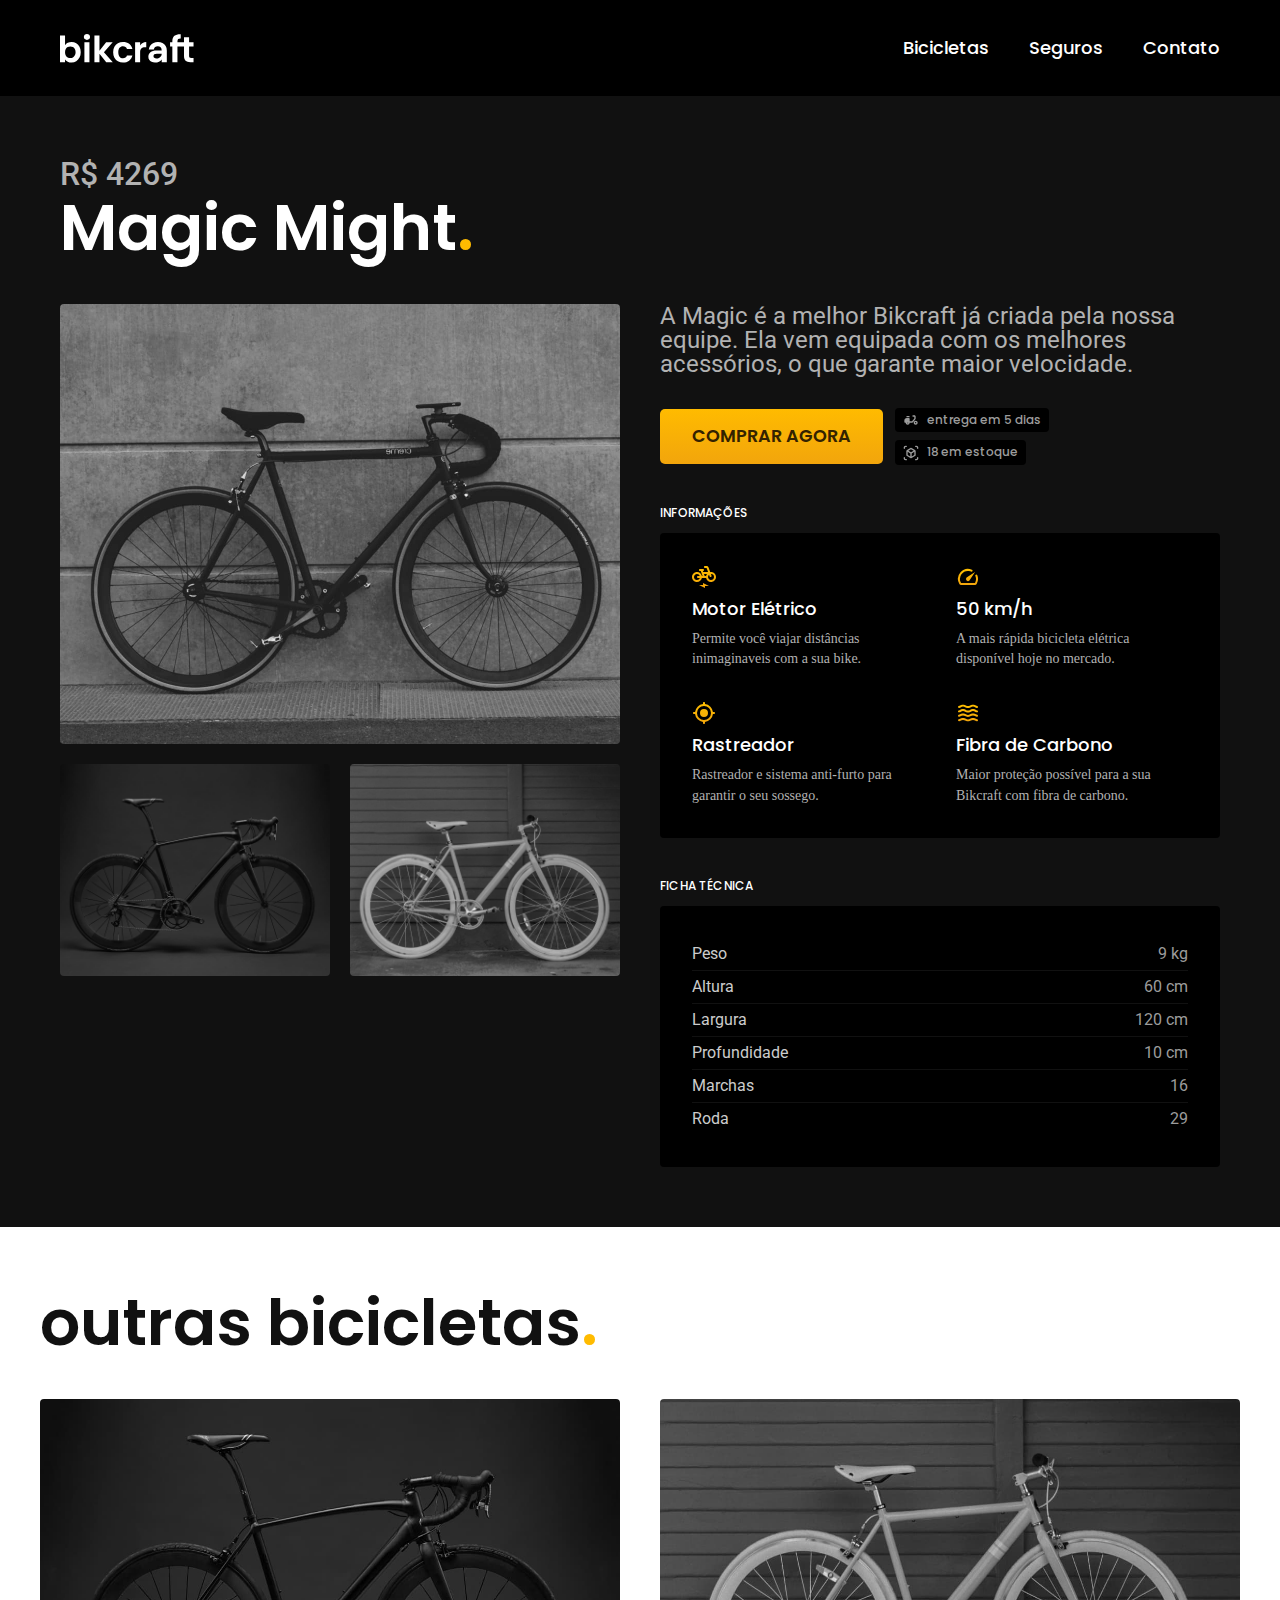
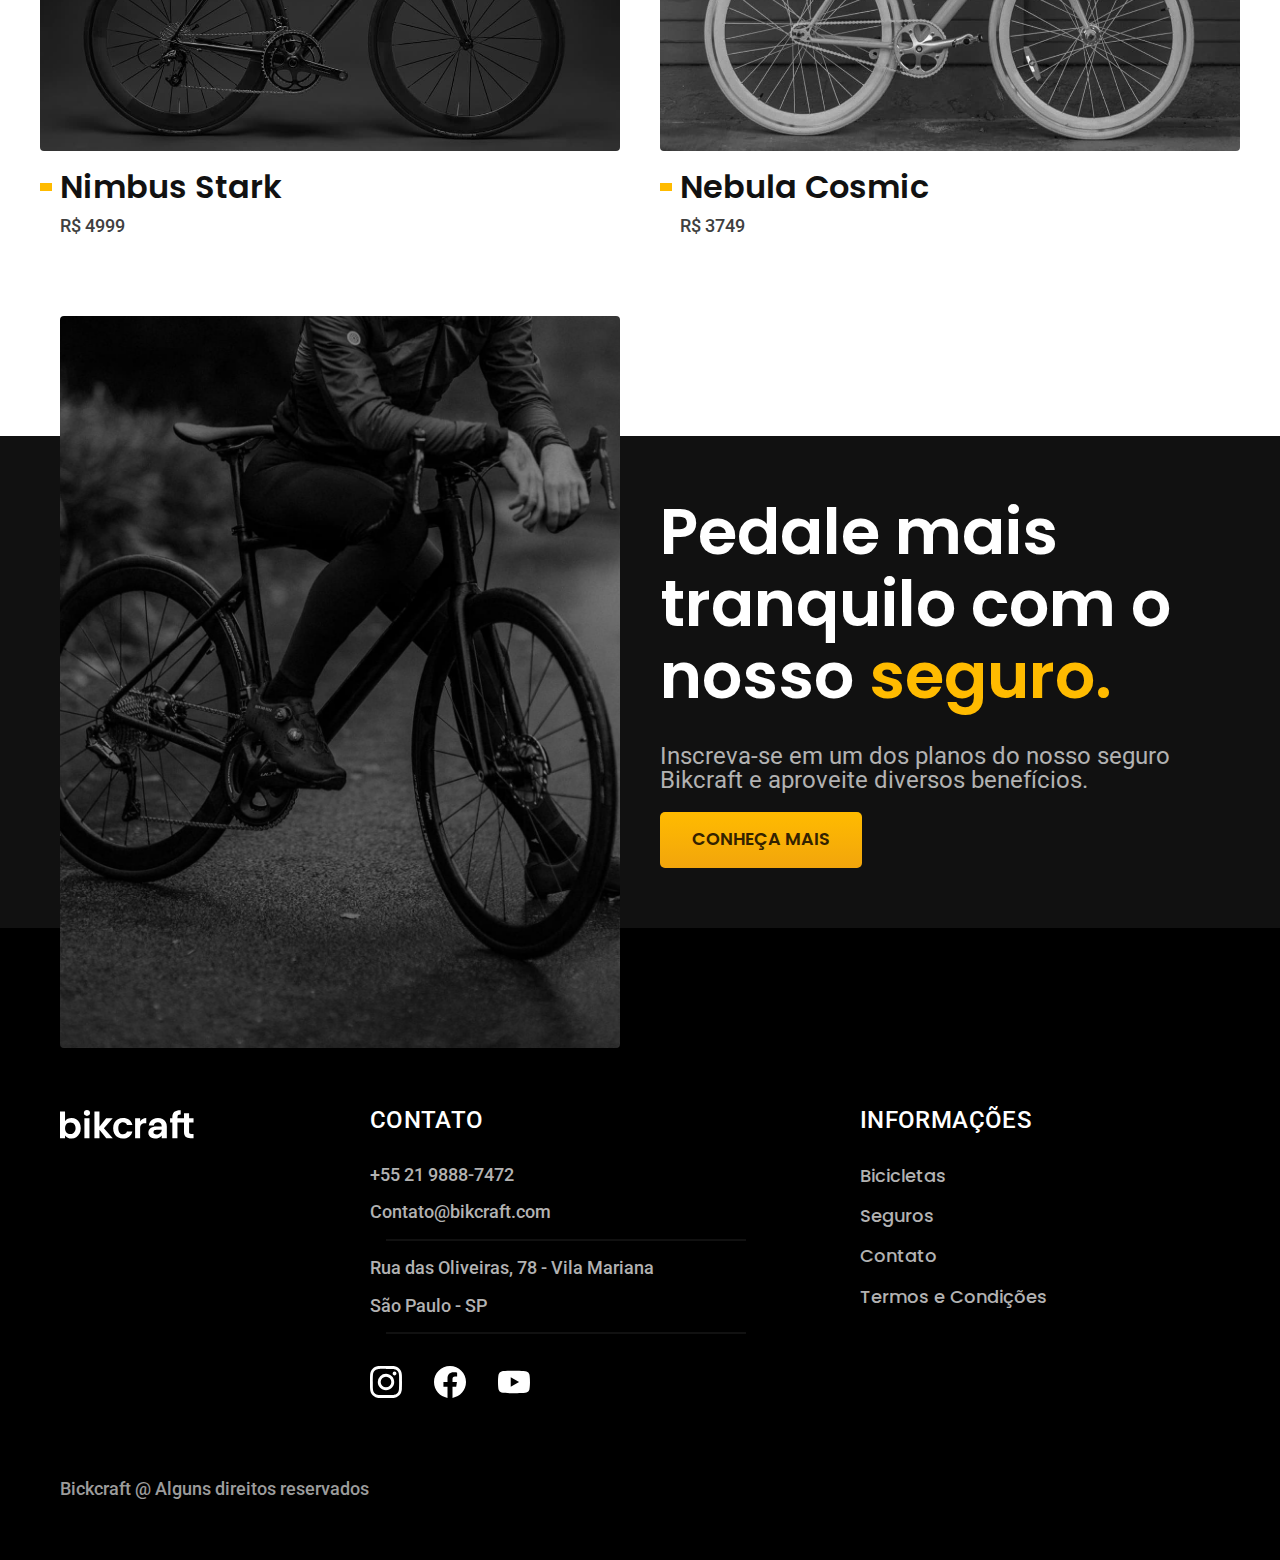
<file: bicicletas/magic.html>
<!DOCTYPE html>
<html lang="pt-br">
<head>
    <meta charset="UTF-8">
    <meta http-equiv="X-UA-Compatible" content="IE=edge">
    <meta name="viewport" content="width=device-width, initial-scale=1.0">
    <!---style css-->
    <link rel="stylesheet" href="../css/style.min.css">
    <!---style css-->
    <link rel="preconnect" href="https://fonts.googleapis.com">
    <link rel="preconnect" href="https://fonts.gstatic.com" crossorigin>
    <link href="https://fonts.googleapis.com/css2?family=Merriweather:ital,wght@1,900&family=Poppins:wght@400;600&family=Roboto:wght@400;500&display=swap" rel="stylesheet">
    <title>Magic Might| Bikcraft - Bicicletas Elétricas</title>
   <script>
        document.documentElement.classList.add('js');
    </script>
     <link rel="icon" href="../favicon.svg" type="image/svg+xml">

</head>
<body id="bicicleta">
    <header class="header-bg">
        <div class="header container">
        <a href="../"><img src="../img/bikcraft.svg" alt="Bikcraft">
        </a>
        <nav aria-label="primaria">
            <ul class="header-menu font-1-m cor-0">
                <li><a href="../bicicletas.html">Bicicletas</a></li>
                <li><a href="../seguros.html">Seguros</a></li>
                <li><a href="../contatos.html">Contato</a></li>
            </ul>
        </nav>

    </div>
    </header>

    <main class="bicicleta-bg">
        <div class="bicicleta container">
            <div class="bicicleta-titulo">
                <span class="font-2-xl cor-5">R$ 4269</span>
                <h1 class="font-1-xxl cor-0">Magic Might<span class="cor-p1">.</span></h1>
            </div>
            <div class="bicicleta-image">
                <img src="../img/bicicleta/nimbus2.jpg" alt="Bicicleta magic preta">
                <img src="../img/bicicleta/nimbus1.jpg" alt="Bicicleta nimbus preta">
                <img src="../img/bicicleta/nimbus3.jpg" alt="Bicicleta nebula branca">
            </div>
            <div class="bicicleta-conteudo">
               <p class="font-2-l cor-5">A Magic é a melhor Bikcraft já criada pela nossa equipe. Ela vem equipada com os melhores acessórios, o que garante maior velocidade.</p> 
                <div class="bicicleta-comprar">
                    <a class="botao" href="../orcamento.html?tipo=bikcraft&produto=magic">Comprar agora</a>
                    <span class="font-1-xs cor-6"><img src="../img/icones/entrega.svg" alt=""> entrega em 5 dias</span>
                    <span class="font-1-xs cor-6"><img src="../img/icones/estoque.svg" alt="">18 em estoque</span>
                </div>
            <h2 class="font-1-xs cor-0">Informações</h2>
            <ul class="bicicleta-informacoes">
                <li>
                    <img src="../img/icones/eletrica.svg" alt="">
                    <h3 class="font-1-m cor-0">Motor Elétrico</h3>
                    <p class="font-2-xs cor-5">Permite você viajar distâncias inimaginaveis com a sua bike.</p>
                </li>
                <li>
                    <img src="../img/icones/velocidade.svg" alt="">
                    <h3 class="font-1-m cor-0">50 km/h</h3>
                    <p class="font-2-xs cor-5">A mais rápida bicicleta elétrica disponível hoje no mercado.</p>
                </li>
                <li>
                    <img src="../img/icones/rastreador.svg" alt="">
                    <h3 class="font-1-m cor-0">Rastreador</h3>
                    <p class="font-2-xs cor-5">Rastreador e sistema anti-furto para garantir o seu sossego.</p>
                </li>
                <li>
                    <img src="../img/icones/carbono.svg" alt="">
                    <h3 class="font-1-m cor-0">Fibra de Carbono</h3>
                    <p class="font-2-xs cor-5">Maior proteção possível para a sua Bikcraft com fibra de carbono.</p>
                </li>
                
            </ul>
            <h2 class="font-1-xs cor-0">Ficha Técnica</h2>
                <ul class="bicicleta-ficha font-2-s cor-4">
                <li>Peso <span>9 kg</span></li>
                <li>Altura <span>60 cm</span></li>
                <li>Largura <span>120 cm</span></li>
                <li>Profundidade <span>10 cm</span></li>
                <li>Marchas <span>16</span></li>
                <li>Roda <span>29</span></li>
              
            </ul>
        </div>
        </div> 

    </main>

    <article class="bicicletas-lista container">
        <h2 class="font-1-xxl ">outras bicicletas<span class="cor-p1">.</span></h2>
            <ul>
                <li>
                    <a href="./nimbus.html">
                    <img src="/img/bicicletas/nimbus.jpg" alt="Bicicleeta preta">
                     <h3 class="font-1-xl">Nimbus Stark</h3>
                     <span class="font-2-m cor-8">R$ 4999</span>
                    </a>
                </li>
                <li>
                    <a href="./nebula.html">
                    <img src="/img/bicicletas/nebula.jpg" alt="Bicicleeta preta">
                     <h3 class="font-1-xl">Nebula Cosmic</h3>
                     <span class="font-2-m cor-8">R$ 3749</span>
                    </a>
                </li>
            </ul>
        </article>
        <article class="seguro-bike-bg">
            <div class="seguro container">
                <div class="seguro-image">
                    <img src="../img/fotos/seguros.jpg" alt="Pessoa parada em cima de uma bicicleta">
                </div>
                <div class="seguro-conteudo">
                    <h2 class="font-1-xxl cor-0">Pedale mais tranquilo com o nosso 
                    <span class="cor-p1">seguro.</span></h2>
                    <p class="font-2-l cor-5">Inscreva-se em um dos planos do nosso seguro Bikcraft e aproveite diversos benefícios.</p>
                    <a class="botao" href="../seguros.html">Conheça mais</a>
                </div>

            </div>
        </article>
    <footer  class="footer-bg">
        <div class="footer container">
        <img src="../img/bikcraft.svg" alt="Bikcraft">
        <div class="footer-contato">
            <h3 class="font-2-l-b cor-0">Contato</h3>
            <ul class= "cor-5 font-2-m">
                <li><a href="tel: +552198887472">+55 21 9888-7472</a></li>
                <li><a href="mailto:contato@bikcraft.com">Contato@bikcraft.com</a></li>
                <li>Rua das Oliveiras, 78 - Vila Mariana</li>
                <li>São Paulo - SP</li>
            </ul>
            <div class="footer-redes">
                <a href="./">
                    <img src="../img/redes/instagram.svg" width="32" height="32" alt="instagram">
                </a>
                <a href="./">
                    <img src="../img/redes/facebook.svg" width="32" height="32" alt="facebook">
                </a>
                <a href="./">
                    <img src="../img/redes/youtube.svg" width="32" height="32" alt="youtube">
                </a>
            </div>
        </div>
        <div class="footer-informacoes">
            <h3 class="font-2-l-b cor-0"></h3class>Informações</h3>
            <nav>
                <ul class="font-1-m cor-5">
                    <li><a href="../bicicletas.html">Bicicletas</a></li>
                    <li><a href=../seguros.html">Seguros</a></li>
                    <li><a href=../contatos.html">Contato</a></li>
                    <li><a href=../termos.html">Termos e Condições</a></li>
                </ul>
            </nav>
        </div>
        <p class="cor-6 footer-copy font-2-m">Bickcraft @ Alguns direitos reservados</p>
    </div>  
    </footer>

<script src="../js/script.js"></script>
</body>
</html>
</file>
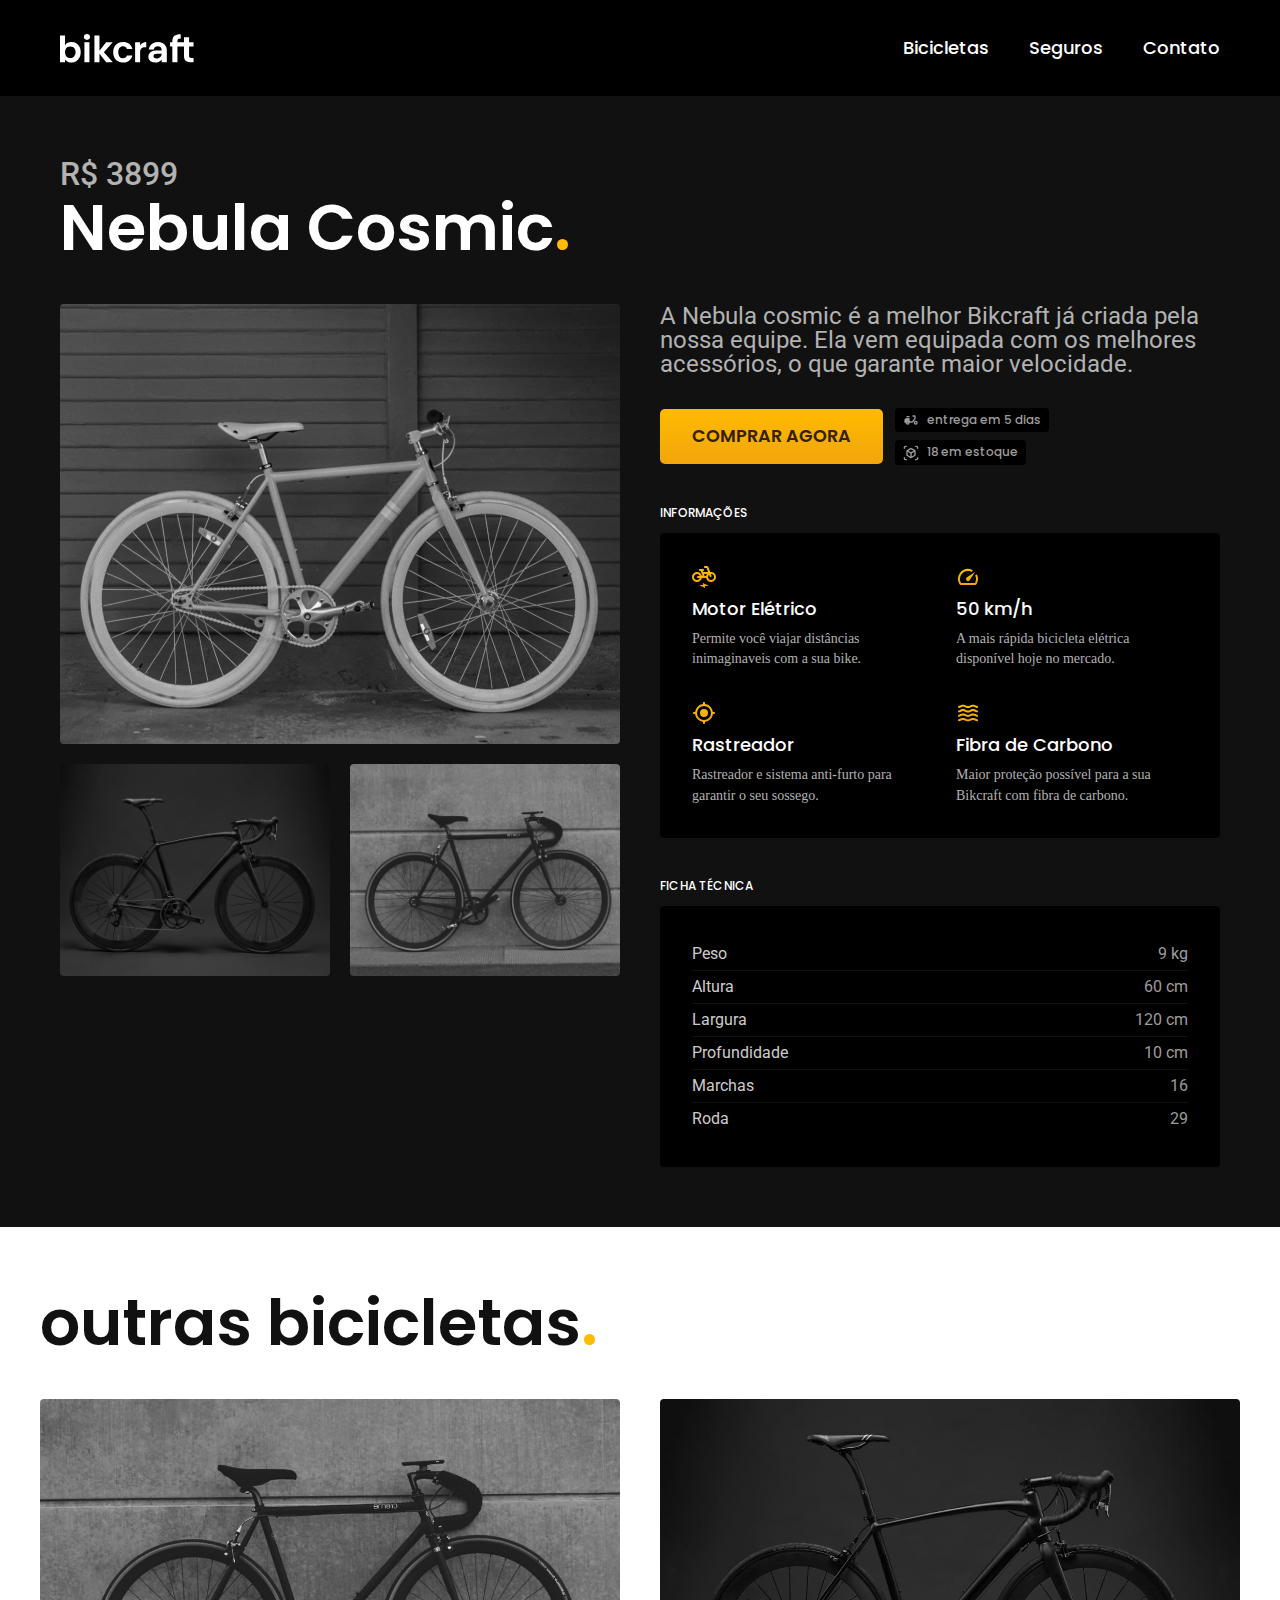
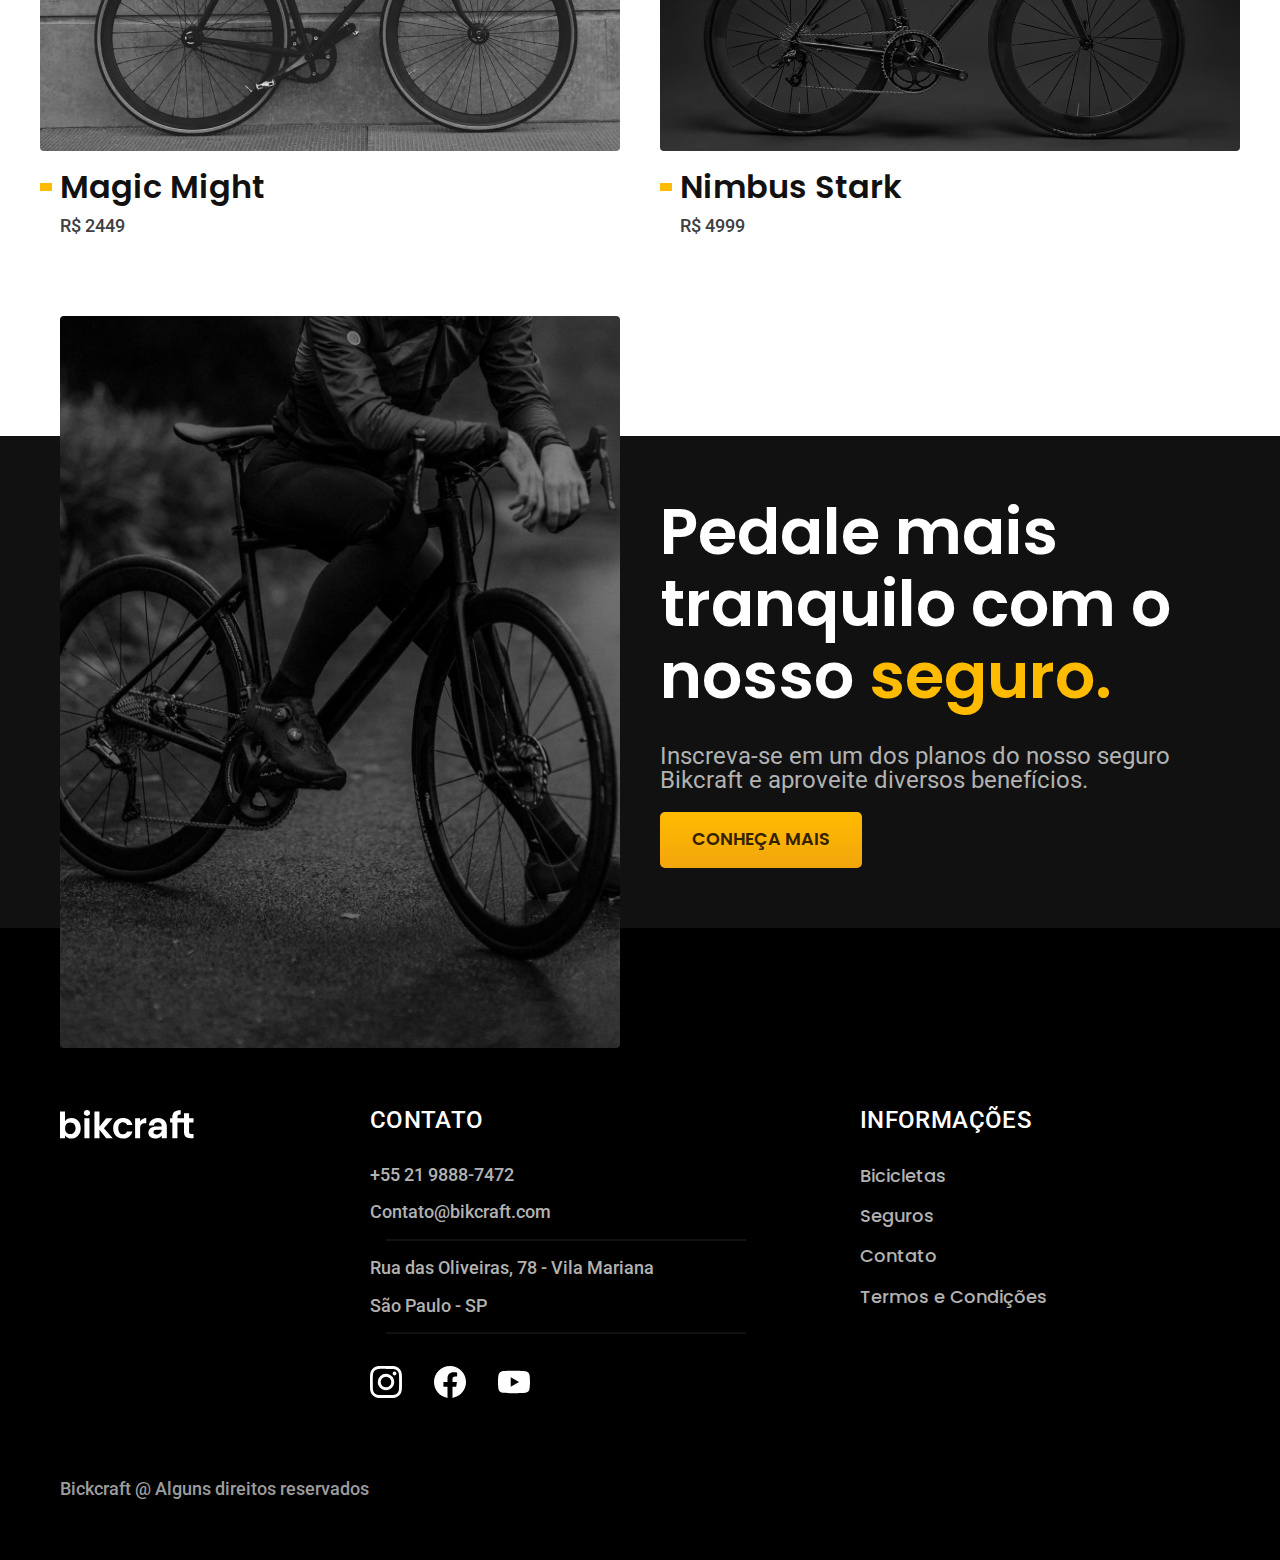
<file: bicicletas/nebula.html>
<!DOCTYPE html>
<html lang="pt-br">
<head>
    <meta charset="UTF-8">
    <meta http-equiv="X-UA-Compatible" content="IE=edge">
    <meta name="viewport" content="width=device-width, initial-scale=1.0">
    <!---style css-->
    <link rel="stylesheet" href="../css/style.min.css">
    <!---style css-->
    <link rel="preconnect" href="https://fonts.googleapis.com">
    <link rel="preconnect" href="https://fonts.gstatic.com" crossorigin>
    <link href="https://fonts.googleapis.com/css2?family=Merriweather:ital,wght@1,900&family=Poppins:wght@400;600&family=Roboto:wght@400;500&display=swap" rel="stylesheet">
    <title>Nebula Cosmic | Bikcraft - Bicicletas Elétricas</title>
   <script>
        document.documentElement.classList.add('js');
    </script>
     <link rel="icon" href="../favicon.svg" type="image/svg+xml">
</head>
<body id="bicicleta">
    <header class="header-bg">
        <div class="header container">
        <a href="../"><img src="../img/bikcraft.svg" alt="Bikcraft">
        </a>
        <nav aria-label="primaria">
            <ul class="header-menu font-1-m cor-0">
                <li><a href="../bicicletas.html">Bicicletas</a></li>
                <li><a href="../seguros.html">Seguros</a></li>
                <li><a href="../contatos.html">Contato</a></li>
            </ul>
        </nav>

    </div>
    </header>

    <main class="bicicleta-bg">
        <div class="bicicleta container">
            <div class="bicicleta-titulo">
                <span class="font-2-xl cor-5">R$ 3899</span>
                <h1 class="font-1-xxl cor-0">Nebula Cosmic<span class="cor-p1">.</span></h1>
            </div>
            <div class="bicicleta-image">
                <img src="../img/bicicleta/nimbus3.jpg" alt="Bicicleta nebula branca">
                <img src="../img/bicicleta/nimbus1.jpg" alt="Bicicleta nimbus preta">
                <img src="../img/bicicleta/nimbus2.jpg" alt="Bicicleta magic preta">
            </div>
            <div class="bicicleta-conteudo">
               <p class="font-2-l cor-5">A Nebula cosmic é a melhor Bikcraft já criada pela nossa equipe. Ela vem equipada com os melhores acessórios, o que garante maior velocidade.</p> 
                <div class="bicicleta-comprar">
                    <a class="botao" href="../orcamento.html?tipo=bikcraft&produto=nebula">Comprar agora</a>
                    <span class="font-1-xs cor-6"><img src="../img/icones/entrega.svg" alt=""> entrega em 5 dias</span>
                    <span class="font-1-xs cor-6"><img src="../img/icones/estoque.svg" alt="">18 em estoque</span>
                </div>
            <h2 class="font-1-xs cor-0">Informações</h2>
            <ul class="bicicleta-informacoes">
                <li>
                    <img src="../img/icones/eletrica.svg" alt="">
                    <h3 class="font-1-m cor-0">Motor Elétrico</h3>
                    <p class="font-2-xs cor-5">Permite você viajar distâncias inimaginaveis com a sua bike.</p>
                </li>
                <li>
                    <img src="../img/icones/velocidade.svg" alt="">
                    <h3 class="font-1-m cor-0">50 km/h</h3>
                    <p class="font-2-xs cor-5">A mais rápida bicicleta elétrica disponível hoje no mercado.</p>
                </li>
                <li>
                    <img src="../img/icones/rastreador.svg" alt="">
                    <h3 class="font-1-m cor-0">Rastreador</h3>
                    <p class="font-2-xs cor-5">Rastreador e sistema anti-furto para garantir o seu sossego.</p>
                </li>
                <li>
                    <img src="../img/icones/carbono.svg" alt="">
                    <h3 class="font-1-m cor-0">Fibra de Carbono</h3>
                    <p class="font-2-xs cor-5">Maior proteção possível para a sua Bikcraft com fibra de carbono.</p>
                </li>
                
            </ul>
            <h2 class="font-1-xs cor-0">Ficha Técnica</h2>
                <ul class="bicicleta-ficha font-2-s cor-4">
                <li>Peso <span>9 kg</span></li>
                <li>Altura <span>60 cm</span></li>
                <li>Largura <span>120 cm</span></li>
                <li>Profundidade <span>10 cm</span></li>
                <li>Marchas <span>16</span></li>
                <li>Roda <span>29</span></li>
              
            </ul>
        </div>
        </div> 

    </main>

    <article class="bicicletas-lista container">
        <h2 class="font-1-xxl ">outras bicicletas<span class="cor-p1">.</span></h2>
            <ul>
                <li>
                    <a href="./magic.html">
                    <img src="/img/bicicletas/magic.jpg" alt="Bicicleeta preta">
                     <h3 class="font-1-xl">Magic Might</h3>
                     <span class="font-2-m cor-8">R$ 2449</span>
                    </a>
                </li>
                <li>
                    <a href="./nimbus.html">
                    <img src="/img/bicicletas/nimbus.jpg" alt="Bicicleeta preta">
                     <h3 class="font-1-xl">Nimbus Stark</h3>
                     <span class="font-2-m cor-8">R$ 4999</span>
                    </a>
                </li>
            </ul>
        </article>
        <article class="seguro-bike-bg">
            <div class="seguro container">
                <div class="seguro-image">
                    <img src="../img/fotos/seguros.jpg" alt="Pessoa parada em cima de uma bicicleta">
                </div>
                <div class="seguro-conteudo">
                    <h2 class="font-1-xxl cor-0">Pedale mais tranquilo com o nosso 
                    <span class="cor-p1">seguro.</span></h2>
                    <p class="font-2-l cor-5">Inscreva-se em um dos planos do nosso seguro Bikcraft e aproveite diversos benefícios.</p>
                    <a class="botao" href="../seguros.html">Conheça mais</a>
                </div>

            </div>
        </article>
    <footer  class="footer-bg">
        <div class="footer container">
        <img src="../img/bikcraft.svg" alt="Bikcraft">
        <div class="footer-contato">
            <h3 class="font-2-l-b cor-0">Contato</h3>
            <ul class= "cor-5 font-2-m">
                <li><a href="tel: +552198887472">+55 21 9888-7472</a></li>
                <li><a href="mailto:contato@bikcraft.com">Contato@bikcraft.com</a></li>
                <li>Rua das Oliveiras, 78 - Vila Mariana</li>
                <li>São Paulo - SP</li>
            </ul>
            <div class="footer-redes">
                <a href="./">
                    <img src="../img/redes/instagram.svg" width="32" height="32" alt="instagram">
                </a>
                <a href="./">
                    <img src="../img/redes/facebook.svg" width="32" height="32" alt="facebook">
                </a>
                <a href="./">
                    <img src="../img/redes/youtube.svg" width="32" height="32" alt="youtube">
                </a>
            </div>
        </div>
        <div class="footer-informacoes">
            <h3 class="font-2-l-b cor-0"></h3class>Informações</h3>
            <nav>
                <ul class="font-1-m cor-5">
                    <li><a href="../bicicletas.html">Bicicletas</a></li>
                    <li><a href=../seguros.html">Seguros</a></li>
                    <li><a href=../contatos.html">Contato</a></li>
                    <li><a href=../termos.html">Termos e Condições</a></li>
                </ul>
            </nav>
        </div>
        <p class="cor-6 footer-copy font-2-m">Bickcraft @ Alguns direitos reservados</p>
    </div>  
    </footer>

    <script src="../js/script.js"></script>
</body>
</html>
</file>
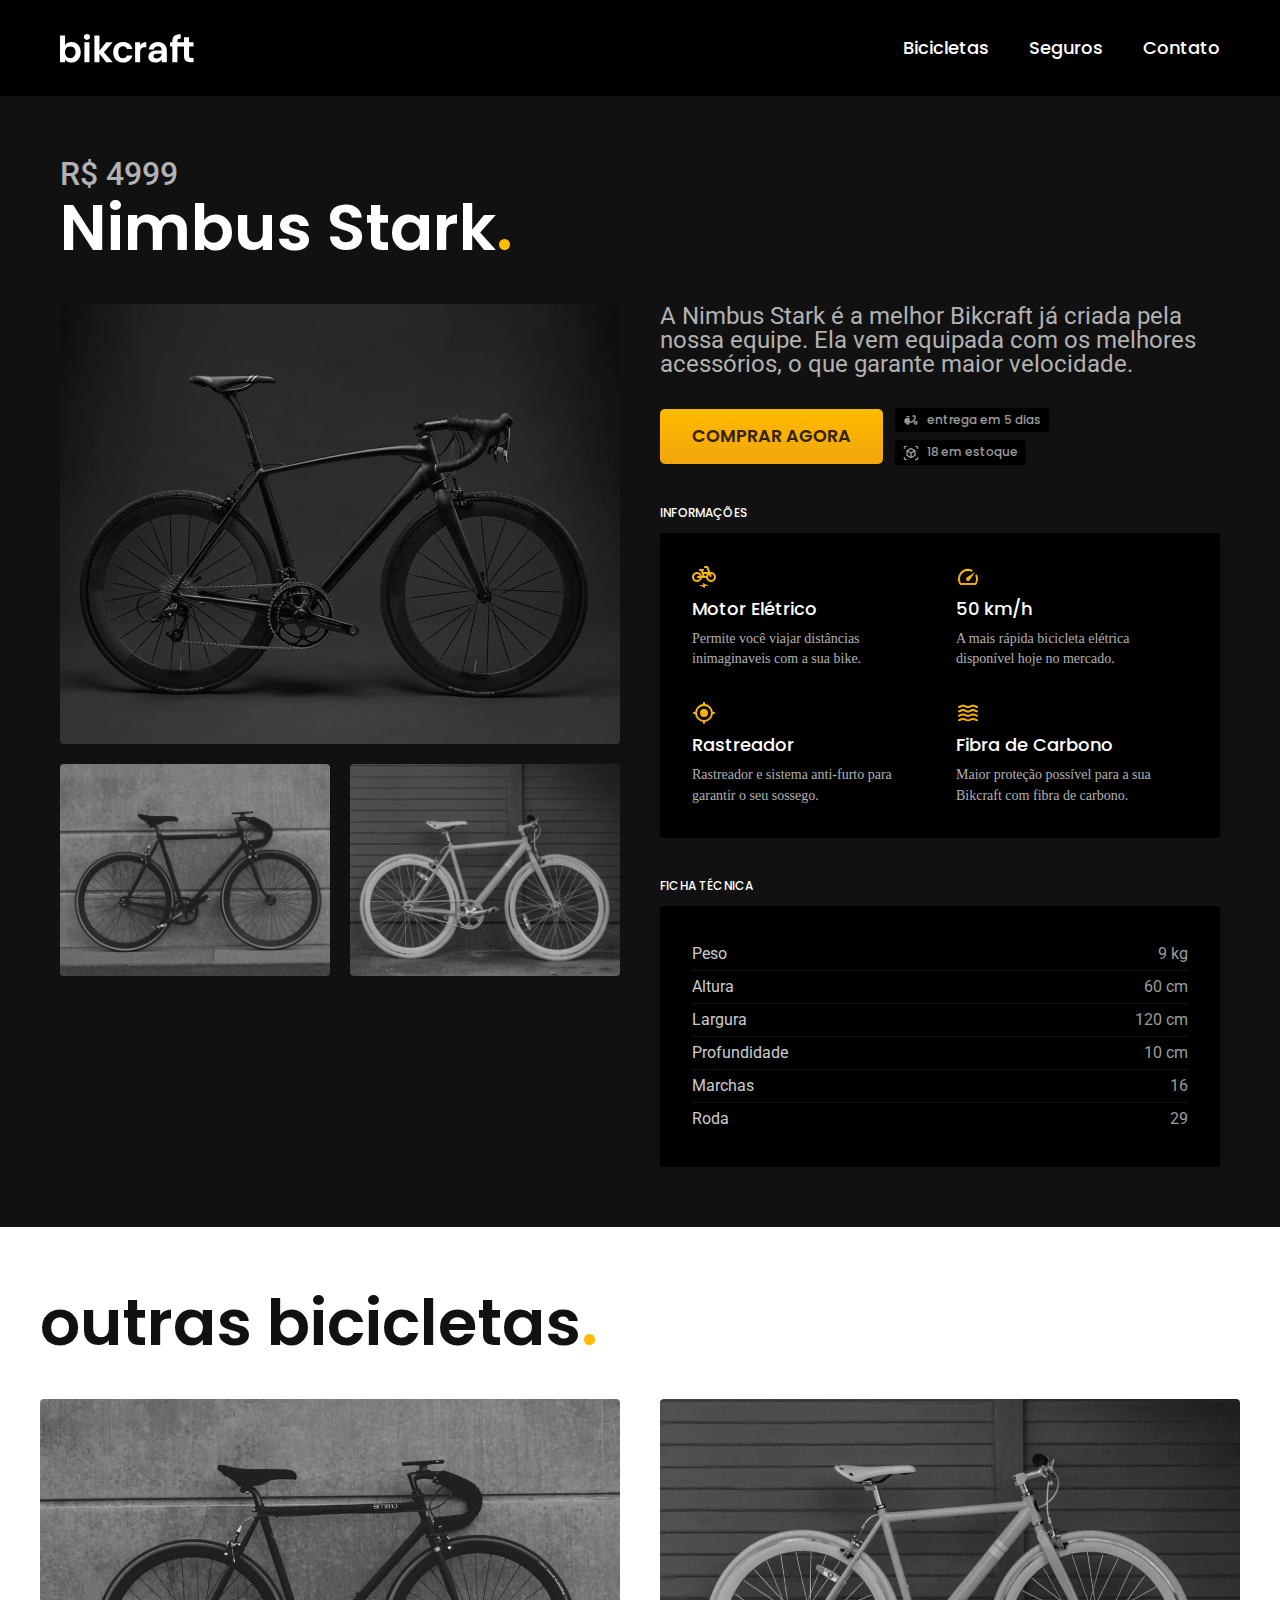
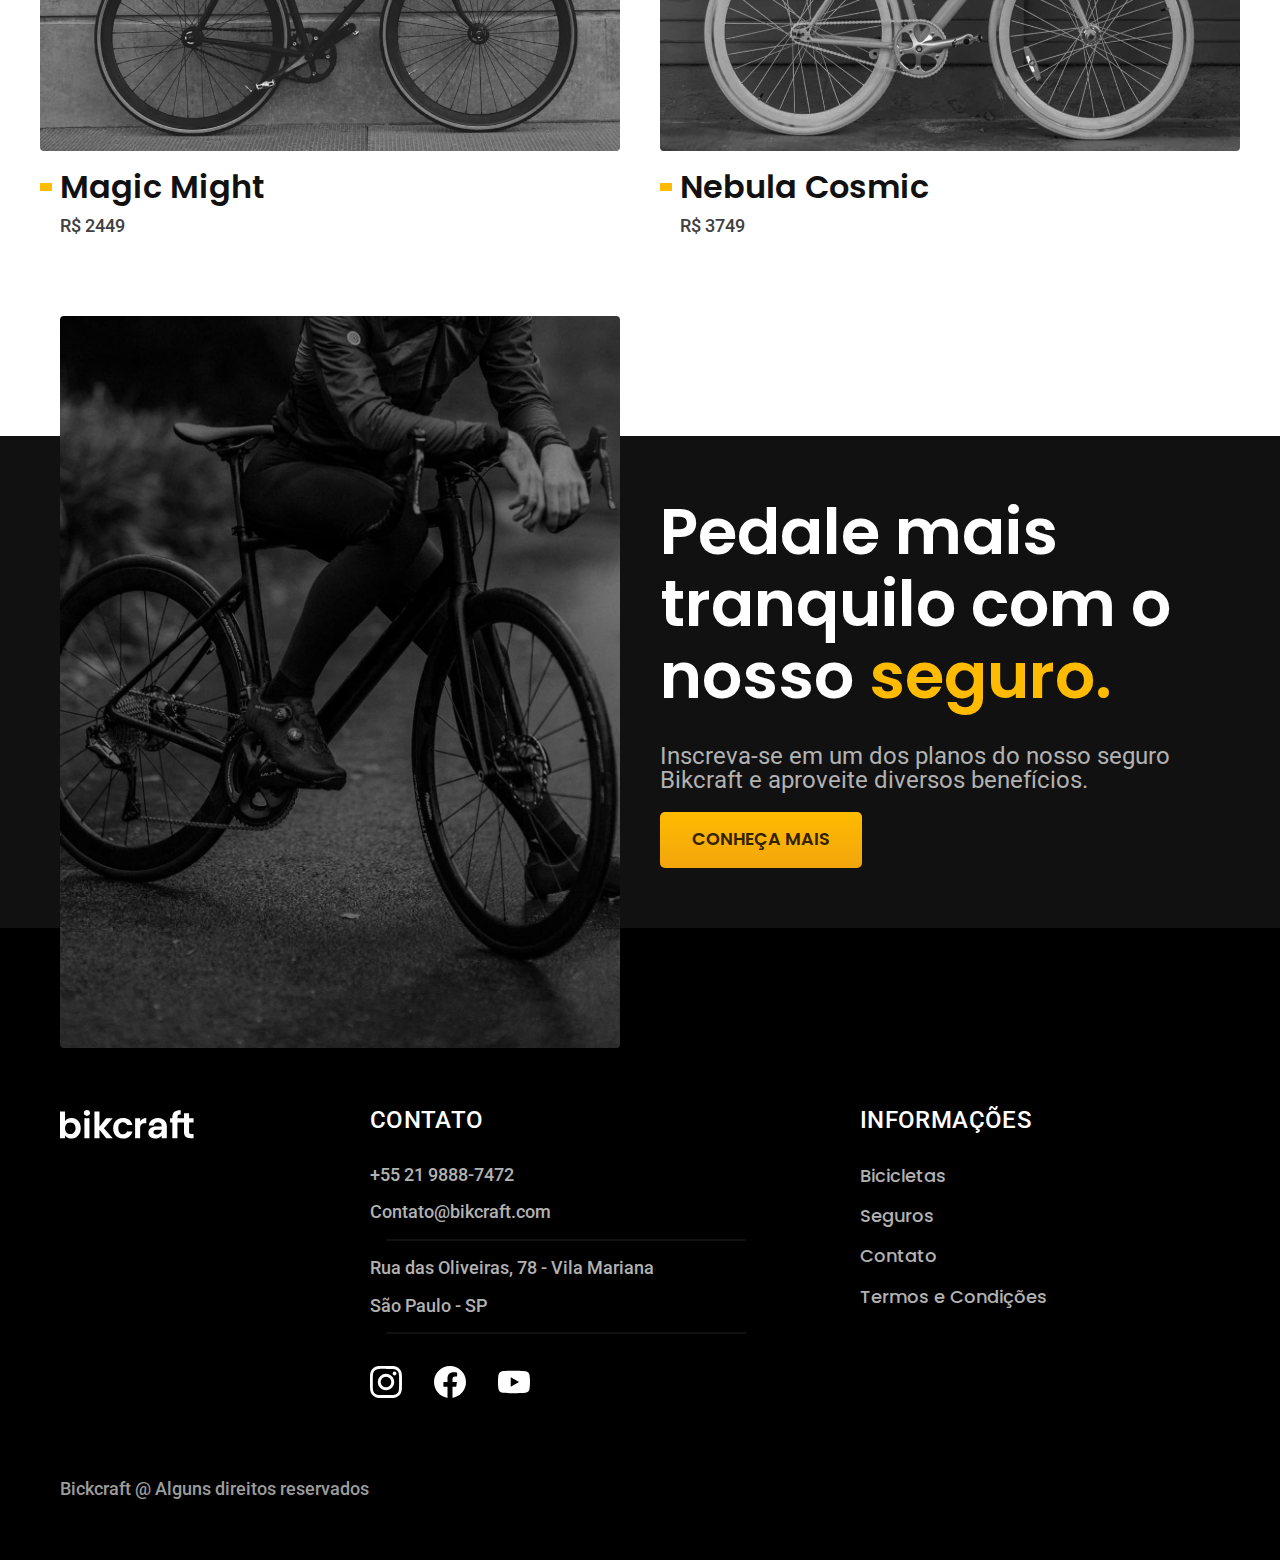
<file: bicicletas/nimbus.html>
<!DOCTYPE html>
<html lang="pt-br">
<head>
    <meta charset="UTF-8">
    <meta http-equiv="X-UA-Compatible" content="IE=edge">
    <meta name="viewport" content="width=device-width, initial-scale=1.0">
    <!---style css-->
    <link rel="stylesheet" href="../css/style.min.css">
    <!---style css-->
    <link rel="preconnect" href="https://fonts.googleapis.com">
    <link rel="preconnect" href="https://fonts.gstatic.com" crossorigin>
    <link href="https://fonts.googleapis.com/css2?family=Merriweather:ital,wght@1,900&family=Poppins:wght@400;600&family=Roboto:wght@400;500&display=swap" rel="stylesheet">
    <title>Nimbus Starks | Bikcraft - Bicicletas Elétricas</title>
   <script>
        document.documentElement.classList.add('js');
    </script>
     <link rel="icon" href="../favicon.svg" type="image/svg+xml">
</head>
<body id="bicicleta">
    <header class="header-bg">
        <div class="header container">
        <a href="../"><img src="../img/bikcraft.svg" alt="Bikcraft">
        </a>
        <nav aria-label="primaria">
            <ul class="header-menu font-1-m cor-0">
                <li><a href="../bicicletas.html">Bicicletas</a></li>
                <li><a href="../seguros.html">Seguros</a></li>
                <li><a href="../contatos.html">Contato</a></li>
            </ul>
        </nav>

    </div>
    </header>

    <main class="bicicleta-bg">
        <div class="bicicleta container">
            <div class="bicicleta-titulo">
                <span class="font-2-xl cor-5">R$ 4999</span>
                <h1 class="font-1-xxl cor-0">Nimbus Stark<span class="cor-p1">.</span></h1>
            </div>
            <div class="bicicleta-image">
                <img src="../img/bicicleta/nimbus1.jpg" alt="Bicicleta nimbus preta">
                <img src="../img/bicicleta/nimbus2.jpg" alt="Bicicleta magic preta">
                <img src="../img/bicicleta/nimbus3.jpg" alt="Bicicleta nebula branca">
            </div>
            <div class="bicicleta-conteudo">
               <p class="font-2-l cor-5">A Nimbus Stark é a melhor Bikcraft já criada pela nossa equipe. Ela vem equipada com os melhores acessórios, o que garante maior velocidade.</p> 
                <div class="bicicleta-comprar">
                    <a class="botao" href="../orcamento.html?tipo=bikcraft&produto=nimbus">Comprar agora</a>
                    <span class="font-1-xs cor-6"><img src="../img/icones/entrega.svg" alt=""> entrega em 5 dias</span>
                    <span class="font-1-xs cor-6"><img src="../img/icones/estoque.svg" alt="">18 em estoque</span>
                </div>
            <h2 class="font-1-xs cor-0">Informações</h2>
            <ul class="bicicleta-informacoes">
                <li>
                    <img src="../img/icones/eletrica.svg" alt="">
                    <h3 class="font-1-m cor-0">Motor Elétrico</h3>
                    <p class="font-2-xs cor-5">Permite você viajar distâncias inimaginaveis com a sua bike.</p>
                </li>
                <li>
                    <img src="../img/icones/velocidade.svg" alt="">
                    <h3 class="font-1-m cor-0">50 km/h</h3>
                    <p class="font-2-xs cor-5">A mais rápida bicicleta elétrica disponível hoje no mercado.</p>
                </li>
                <li>
                    <img src="../img/icones/rastreador.svg" alt="">
                    <h3 class="font-1-m cor-0">Rastreador</h3>
                    <p class="font-2-xs cor-5">Rastreador e sistema anti-furto para garantir o seu sossego.</p>
                </li>
                <li>
                    <img src="../img/icones/carbono.svg" alt="">
                    <h3 class="font-1-m cor-0">Fibra de Carbono</h3>
                    <p class="font-2-xs cor-5">Maior proteção possível para a sua Bikcraft com fibra de carbono.</p>
                </li>
                
            </ul>
            <h2 class="font-1-xs cor-0">Ficha Técnica</h2>
                <ul class="bicicleta-ficha font-2-s cor-4">
                <li>Peso <span>9 kg</span></li>
                <li>Altura <span>60 cm</span></li>
                <li>Largura <span>120 cm</span></li>
                <li>Profundidade <span>10 cm</span></li>
                <li>Marchas <span>16</span></li>
                <li>Roda <span>29</span></li>
              
            </ul>
        </div>
        </div> 

    </main>

    <article class="bicicletas-lista container">
        <h2 class="font-1-xxl ">outras bicicletas<span class="cor-p1">.</span></h2>
            <ul>
                <li>
                    <a href="./magic.html">
                    <img src="/img/bicicletas/magic.jpg" alt="Bicicleeta preta">
                     <h3 class="font-1-xl">Magic Might</h3>
                     <span class="font-2-m cor-8">R$ 2449</span>
                    </a>
                </li>
                <li>
                    <a href="./nebula.html">
                    <img src="/img/bicicletas/nebula.jpg" alt="Bicicleeta preta">
                     <h3 class="font-1-xl">Nebula Cosmic</h3>
                     <span class="font-2-m cor-8">R$ 3749</span>
                    </a>
                </li>
            </ul>
        </article>
        <article class="seguro-bike-bg">
            <div class="seguro container">
                <div class="seguro-image">
                    <img src="../img/fotos/seguros.jpg" alt="Pessoa parada em cima de uma bicicleta">
                </div>
                <div class="seguro-conteudo">
                    <h2 class="font-1-xxl cor-0">Pedale mais tranquilo com o nosso 
                    <span class="cor-p1">seguro.</span></h2>
                    <p class="font-2-l cor-5">Inscreva-se em um dos planos do nosso seguro Bikcraft e aproveite diversos benefícios.</p>
                    <a class="botao" href="../seguros.html">Conheça mais</a>
                </div>

            </div>
        </article>
    <footer  class="footer-bg">
        <div class="footer container">
        <img src="../img/bikcraft.svg" alt="Bikcraft">
        <div class="footer-contato">
            <h3 class="font-2-l-b cor-0">Contato</h3>
            <ul class= "cor-5 font-2-m">
                <li><a href="tel: +552198887472">+55 21 9888-7472</a></li>
                <li><a href="mailto:contato@bikcraft.com">Contato@bikcraft.com</a></li>
                <li>Rua das Oliveiras, 78 - Vila Mariana</li>
                <li>São Paulo - SP</li>
            </ul>
            <div class="footer-redes">
                <a href="./">
                    <img src="../img/redes/instagram.svg" width="32" height="32" alt="instagram">
                </a>
                <a href="./">
                    <img src="../img/redes/facebook.svg" width="32" height="32" alt="facebook">
                </a>
                <a href="./">
                    <img src="../img/redes/youtube.svg" width="32" height="32" alt="youtube">
                </a>
            </div>
        </div>
        <div class="footer-informacoes">
            <h3 class="font-2-l-b cor-0"></h3class>Informações</h3>
            <nav>
                <ul class="font-1-m cor-5">
                    <li><a href="../bicicletas.html">Bicicletas</a></li>
                    <li><a href=../seguros.html">Seguros</a></li>
                    <li><a href=../contatos.html">Contato</a></li>
                    <li><a href=../termos.html">Termos e Condições</a></li>
                </ul>
            </nav>
        </div>
        <p class="cor-6 footer-copy font-2-m">Bickcraft @ Alguns direitos reservados</p>
    </div>  
    </footer>

    <script src="../js/script.js"></script>
</body>
</html>
</file>
<file: css/style.min.css>
.header-bg{background-color:var(--cor-12)}.header{display:flex;justify-content:space-between;align-items:center;flex-wrap:wrap;gap:20px;padding-top:20px;padding-bottom:20px}.header-menu{flex-wrap:wrap;display:flex;gap:40px}.header-menu a{padding:16px 0;display:inline-block;position:relative}.header-menu a:after{content:'';display:block;height:2px;width:0;background-color:var(--cor-0);margin-top:4px;transition-duration:.4s;position:absolute}.header-menu a.ativo::after,.header-menu a:hover:after{width:100%}.header-menu a.ativo::after{background-color:var(--cor-p1)}@media (max-width:800px){.header-menu{gap:20px}.header-menu a:hover{background-color:var(--cor-10)}.header-menu a{background-color:var(--cor-11);border-radius:5px;padding:12px 16px}.header-menu a::after{display:none}}@media (max-width:600px){.header-menu{gap:12px}.header-menu a{padding:8px 12px;font-size:.875rem}}@media (max-width:300px){.header-menu li{width:100%}}body{box-sizing:border-box;margin:0;font-family:Arial,Helvetica,sans-serif;color:var(--cor-11)}blockquote,dd,h1,h2,h3,h4,p,ul{margin:0;padding:0}ul{margin:0;padding:0;list-style:none}img{max-width:100%;height:auto;display:block}img[src$=".jpg"]{border-radius:4px}a{color:inherit;text-decoration:none}span{display:inline-block}.footer-bg{background-color:var(--cor-12)}.footer{display:grid;grid-template-columns:3fr 5fr 4fr;gap:40px;padding-top:60px;padding-bottom:60px}.footer h3{margin-bottom:32px}.footer-contato ul{margin-bottom:32px}.footer-contato li:nth-child(2n):after{content:"";max-width:360px;display:block;height:2px;background:var(--cor-11);margin:16px}.footer li{margin-bottom:16px}.footer-redes{display:flex;gap:32px}.footer a:hover{color:var(--cor-0)}.footer-copy{grid-column:1/-1;margin-top:40px}@media (max-width:800px){.footer>img{display:none}.footer{grid-template-columns:1fr 1fr}}@media (max-width:600px){.footer{grid-template-columns:1fr;gap:60px}.footer-copy{margin-top:0}}.botao{padding:16px 32px;background:linear-gradient(#fb0,#f2a50c);border-radius:5px;display:inline-block;box-shadow:0 1px px rgba(0,0,0,.1);text-transform:uppercase;color:var(--cor-p5);font-size:1.1rem;line-height:1.33;font-family:poppins;font-weight:600;max-width:max-content;border:none;cursor:pointer}.botao:hover{background:linear-gradient(#fb0,#e59317)}.botao.secundario{background:var(--cor-10);color:var(--cor-2)}.botao.secundario:hover{background:var(--cor-9)}.botao.seta{display:flex;align-items:center}.botao.seta::after{content:"";width:18px;height:10px;margin-left:12px;display:inline-block;background-image:url("../img/icones/seta.svg");transition-duration:transform .2s}.botao.seta:hover::after{transform:translateX(4px)}@media (max-width:600px){.botao{padding:12px 16px;font-size:1rem}}.container{max-width:1200px;padding-left:20px;padding-right:20px;box-sizing:border-box;margin-left:auto;margin-right:auto}.link:hover{color:var(--cor-0)}.titulo-bg{padding-bottom:60px;padding-top:60px;background-color:var(--cor-11)}.titulo{padding:60px 0;background-color:var(--cor-11)}.titulo{background:url('/img/dec/top-right.svg') no-repeat top right 20px}.titulo p{margin-bottom:4px}@media (max-width:800px){.titulo-bg{padding-bottom:40px;padding-bottom:40px}.titulo p{font-size:1rem;text-transform:lowercase;font-weight:400}}:root{--cor-0:#ffffff;--cor-1:#f7f7f7;--cor-2:#ededed;--cor-3:#dedede;--cor-4:#cccccc;--cor-5:#b2b2b2;--cor-6:#9c9c9c;--cor-7:#717171;--cor-8:#595959;--cor-9:#404040;--cor-10:#2e2e2e;--cor-11:#111111;--cor-12:#000000;--cor-p1:#ffbb00;--cor-p2:#e4a30b;--cor-p3:#a66f00;--cor-p4:#664400;--cor-p5:#332200}.cor-0{color:var(--cor-0)}.cor-1{color:var(--cor-1)}.cor-2{color:var(--cor-2)}.cor-3{color:var(--cor-3)}.cor-4{color:var(--cor-4)}.cor-5{color:var(--cor-5)}.cor-6{color:var(--cor-6)}.cor-7{color:var(--cor-7)}.cor-8{color:var(--cor-9)}.cor-9{color:var(--cor-10)}.cor-11{color:var(--cor-11)}.cor-12{color:var(--cor-12)}.cor-p1{color:var(--cor-p1)}.cor-p1{color:var(--cor-p1)}.cor-p2{color:var(--cor-p2)}.cor-p3{color:var(--cor-p3)}.cor-p4{color:var(--cor-p4)}.cor-p5{color:var(--cor-p5)}.font-1-xs{font:500 0.75rem/1.35 Poppins,sans-serif}.font-2-xs{font:400 0.875rem/1.43 roboto sans-serif}.font-1-s{font:500 1rem/1.5 Poppins,sans-serif}.font-2-s{font:400 1rem/1.5 Roboto,sans-serif}.font-1-m{font:500 1.125rem/1.35 Poppins,sans-serif}.font-1-m,.font-1-m-b{font:500 1.125rem/1.35 Poppins,sans-serif}.font-1-l{font:500 1.5rem/1.5 Poppins,sans-serif}.font-1-m-b{font-weight:600}.font-2-m{font-family:roboto;font-size:1.125rem;line-height:1.35rem;font-weight:500}.font-1-xl{font-size:2rem;line-height:1.25;font-family:poppins,sans-serif;font-weight:600}.font-2-l-b{font-weight:500;letter-spacing:.015em;text-transform:uppercase}.font-2-l{font-family:roboto;font-size:1.5rem;line-height:1.5rem;font-weight:400}.font-2-l-b{font-family:roboto;font-size:1.5rem;line-height:1.5rem;font-weight:500}.font-2-xl{font-size:2rem;line-height:1.125;font-family:roboto,sans-serif;font-weight:500}.font-1-xxl{font-size:4rem;line-height:1.125;font-family:poppins,sans-serif;font-weight:600}@media (max-width:1200px){.font-1-xxl{font-size:3rem}.font-2-l{font-size:1.12rem}.font-2-l-b{font-size:1.12rem}}@media (max-width:800px){.font-1-xxl{font-size:2rem}.font-1-xl,.font-2-xl{font-size:1.5rem}}.form{display:grid;grid-template-columns:1fr 1fr;gap:20px}.form label{display:block;font:500 1rem/1.5 poppins,sans-serif;margin-bottom:4px}.form .col-2{grid-column:span 2}.form input[type=email],.form input[type=text],.form textarea{font:400 1rem/1.5 roboto,sans-serif;border-radius:4px;background-color:var(--cor-1);border:1px solid var(--cor-3);padding:12px;width:100%;box-sizing:border-box}.form input[type=email]:focus,.form input[type=text]:focus,.form textarea:focus{border-color:var(--cor-p1);background-color:var(--cor-0);outline:0;box-shadow:0 0 0 2px #fea}@media (max-width:600px){.form{grid-template-columns:1fr}.form col-2{grid-column:1}}.tecnologia-bg{background-color:var(--cor-11);box-shadow:inset 0 80px var(--cor-0),inset 0 -80px var(--cor-0)}.tecnologia{display:grid;grid-template-columns:1fr 1fr;gap:40px}.tecnologia-conteudo>span{text-transform:uppercase;margin-bottom:20px;display:block}.tecnologia-image img{width:100%;height:100%;object-fit:cover;object-position:left}.tecnologia-conteudo{padding-top:160px;padding-bottom:160px}.tecnologia-conteudo>p{margin-bottom:20px}.tecnologia a{margin-bottom:80px}.tecnologia-conteudo h2{margin-bottom:32px}.tecnologia-vantagens{display:flex;gap:40px}.tecnologia-vantagens h3{width:max-content;margin-bottom:8px}.tecnologia-vantagens img{width:24px;margin-bottom:8px}@media (max-width:800px){.tecnologia-bg{box-shadow:initial}.tecnologia{grid-template-columns:1fr}.tecnologia-conteudo{padding-top:60px;padding-bottom:60px}.tecnologia-image{display:none}.tecnologia a{margin-bottom:60px}}@media (max-width:600px){.tecnologia-vantagens{flex-direction:column}}.link{display:inline-block;color:var(--cor-p1);font:500 1.5rem/1.5 poppins,sans-serif;text-transform:uppercase}.link::after{content:"";display:block;width:100%;height:4px;background-color:currentcolor}.parceiros{padding-top:60px;padding-bottom:120px}.parceiros h2{margin-bottom:60px}.parceiros ul{padding:0 20px;max-width:1400px;margin:0 auto;display:grid;grid-template-columns:repeat(4,1fr)}.parceiros li{display:flex;padding:32px;border-left:2px solid var(--cor-2);border-collapse:collapse}.parceiros img{margin:auto}.parceiros li:first-child,.parceiros li:nth-child(5){border-left:none}.parceiros li:nth-child(n+5){border-top:2px solid var(--cor-2)}@media (max-width:800px){.parceiros{padding-bottom:60px}.parceiros h2{margin-bottom:20px}.parceiros ul{grid-template-columns:repeat(2,1fr)}.parceiros li{padding:20px}.parceiros li:nth-child(n+3){border-top:2px solid var(--cor-2)}.parceiros li:nth-child(odd){border-left:none}}.depoimento{display:grid;grid-template-columns:1fr 1fr;background-color:var(--cor-p1);overflow:hidden}.depoimento img{border-radius:0;width:100%;height:100%;object-fit:cover}.depoimento-conteudo{padding:40px 40px 80px 80px;align-self:end;background:url('../img/dec/bottom-right-p.svg') no-repeat bottom 40px right 40px}.depoimento-conteudo p{max-width:32ch;font-family:merriweather,serif;font-style:italic;font-weight:900;margin-bottom:2rem;position:relative}.depoimento p::after,.depoimento p::before{font-size:5rem;position:absolute;color:var(--cor-p2)}.depoimento p::before{content:"“";left:-50px;top:-20px}.depoimento p::after{content:"”"}@media (min-width:1200px){.depoimento img{max-height:520px}}@media (max-width:800px){.depoimento{grid-template-columns:1fr;text-align:center}.depoimento-conteudo{padding:40px 20px;justify-self:center}.depoimento img{max-height:300px}}@media (min-width:1200px){.depoimento img{max-height:520px}}.introducao-bg{background:var(--cor-12) url('../img/dec/bottom-left.svg') no-repeat bottom 160px left 20px;color:var(--cor-1)}.introducao{display:grid;grid-template-columns:1fr 1fr;gap:0 40px}.introducao img{width:100%;object-fit:cover;height:100%;border-radius:4px}.introducao-conteudo{align-self:end;padding-bottom:200px}.introducao h1{margin-bottom:32px;font-size:4rem;line-height:1.125;font-family:poppins;font-weight:600}.introducao p{color:var(--cor-5);margin-bottom:20px}@media (max-width:800px){.introducao-bg{background-color:var(--cor-11);padding-top:40px;box-shadow:inset 0 -60px var(--cor-0)}.introducao{grid-template-columns:1fr;gap:32px}.introducao-conteudo{padding-bottom:0}.introducao h1{margin-bottom:16px}.introducao img{height:300px;width:100%}}.bicicletas-lista{padding:60px 0 60px 0}.bicicletas-lista h2{margin-bottom:40px}.bicicletas-lista ul{display:flex;gap:40px;padding:0 20px 20px 20px;max-width:1440px;margin:0 auto;overflow-x:auto}#bicicleta .bicicletas-lista ul{padding:0 0 20px 0}.bicicletas-lista li{flex:1;min-width:280px}.bicicletas-lista a{display:block}.bicicletas-lista img{margin-bottom:16px}.bicicletas-lista h3{margin-bottom:8px;display:flex;align-items:center}.bicicletas-lista h3::before{content:"";background-color:var(--cor-p1);width:12px;height:8px;margin-right:8px;display:inline-block;transition:width .2s}.bicicletas-lista a:hover h3::before{width:24px}.bicicletas-lista li span{padding-left:20px}@media (max-width:800px){.bicicletas-lista{padding-bottom:60px}.bicicletas-lista ul{gap:20px}}.bicicletas-bg{background-image:linear-gradient(to right,var(--cor-0) 30%,var(--cor-11) 0)}.bicicletas{display:grid;grid-template-columns:1fr 1fr;gap:40px;padding-top:60px;padding-bottom:60px;background:url('/img/dec/top-right.svg') no-repeat top 40px right 20px}.bicicletas-imagem{display:grid}.bicicletas-imagem img{grid-area:1/1}.bicicletas-imagem span{grid-area:1/1;place-self:start end;margin-top:20px;padding:8px 16px 8px 8px;display:inline-block;background:var(--cor-12);border-radius:4px 0 0 4px}.bicicletas-conteudo{display:grid;grid-template-columns:1fr auto;align-content:start}.bicicletas-conteudo h2,.bicicletas-conteudo p{grid-column:1/-1}.bicicletas-conteudo h2{margin-bottom:20px}.bicicletas-conteudo h2::before{content:"";display:block;width:12px;height:8px;background-color:var(--cor-p1);margin-bottom:8px}.bicicletas p{margin-bottom:32px}.bicicletas a{place-self:end}.bicicletas li{display:flex;align-items:center}.bicicletas ul{display:grid;gap:16px}.bicicletas-conteudo img{width:24px;height:24px;margin-right:8px}@media (max-width:800px){.bicicletas-bg{background:var(--cor-11)}.bicicletas{grid-template-columns:1fr;gap:20px;padding-top:40px;padding-bottom:40px}}@media (max-width:600px){.bicicletas-conteudo{grid-template-columns:1fr}.bicicletas ul{margin-bottom:32px;grid-template-columns:1fr 1fr;font-size:1rem}.bicicletas a{place-self:start}}.bicicleta-bg{background:var(--cor-11)}.bicicleta{display:grid;grid-template-columns:1fr 1fr;padding-bottom:60px;padding-top:60px;gap:40px;align-items:start}.bicicleta-titulo{grid-column:1/-1}.bicicleta-image{display:flex;align-items:flex-start;flex-wrap:wrap;gap:20px;position:relative}.bicicleta-image img:first-child{cursor:initial;min-width:100%}.bicicleta-image img{min-width:200px;cursor:pointer;flex:1}.bicicleta-conteudo>p{margin-bottom:32px}.bicicleta-comprar{display:grid;grid-template-columns:max-content auto;align-items:center;justify-items:start;gap:8px 12px;margin-bottom:40px}.bicicleta-comprar a{grid-row:span 2}.bicicleta-comprar span{display:flex;align-items:center;gap:8px;padding:4px 8px;border-radius:4px;background-color:var(--cor-12)}.bicicleta-conteudo h2{text-transform:uppercase;letter-spacing:.015em;margin-bottom:12px}.bicicleta-ficha,.bicicleta-informacoes{padding:32px;background-color:var(--cor-12);border-radius:4px}.bicicleta-informacoes{margin-bottom:40px;display:grid;grid-template-columns:1fr 1fr;gap:32px}.bicicleta-informacoes img{width:24px;margin-bottom:8px}.bicicleta-informacoes h3{margin-bottom:8px}.bicicleta-ficha li{padding:4px 0;display:flex;justify-content:space-between;border-bottom:1px solid var(--cor-11)}.bicicleta-ficha li:last-child{border:none}.bicicleta-ficha span{color:var(--cor-6)}@media (max-width:800px){.bicicleta{grid-template-columns:1fr;gap:20px;padding-bottom:40px;padding-top:40px}.bicicleta-image{grid-row:3}}@media (max-width:400px){.bicicleta-informacoes{grid-template-columns:1fr}.bicicleta-comprar{grid-template-columns:1fr}}.seguro-bike-bg{background-color:var(--cor-11);box-shadow:inset 0 120px var(--cor-0),inset 0 -120px var(--cor-12)}.seguro{display:grid;grid-template-columns:1fr 1fr;gap:40px}.seguro-image img{width:100%;height:100%;object-fit:cover}.seguro-conteudo{padding:180px 0 180px 0}.seguro-conteudo h2{margin-bottom:32px}.seguro-conteudo p{margin-bottom:20px}@media (max-width:800px){.seguro-bike-bg{box-shadow:inset 0 -60px var(--cor-12)}.seguro-conteudo{grid-row:1;padding:40px 0 0 0}.seguro{display:grid;grid-template-columns:1fr;gap:20px}.seguro-image img{width:100%;height:300px;object-fit:cover}}.seguros-bg{background-color:var(--cor-11)}.seguros{padding-top:60px;padding-bottom:60px;display:grid;grid-template-columns:1fr 1fr;gap:40px;align-items:center}#seguros .seguros{padding-top:0}.seguros h2{grid-column:1/-1}.seguros-item{padding:32px 32px 32px 60px;background-color:var(--cor-12);display:grid;grid-template-columns:1fr auto;border-radius:5px}.seguros-item h3{margin-bottom:40px}.seguros-item span{grid-column:2;display:block;text-align:right}.seguros-item ul{grid-column:1/-1;margin-bottom:32px}.seguros-item li{display:flex;align-items:center;position:relative}.seguros-item li+li{margin-top:20px}.seguros-item li::before{content:"";display:inline-block;width:13px;height:9px;background-image:url('../img/icones/lista.svg');position:absolute;left:-20px}.seguros-item a{grid-column:1/-1}@media (max-width:800px){.seguros{grid-template-columns:1fr}}.vantagens-bg{background-color:var(--cor-12)}.vantagens{padding-bottom:120px;padding-top:120px}.vantagens h2{margin-bottom:60px}.vantagens ul{display:grid;grid-template-columns:repeat(auto-fit,minmax(280px,max-content));gap:40px 80px}.vantagens h3,.vantagens img{margin-bottom:8px}@media (max-width:850px){.vantagens{padding-top:60px;padding-bottom:60px}.vantagens h2{margin-bottom:40px}.vantagens ul{display:grid;grid-template-columns:1fr;gap:20px}}.perguntas{padding-top:120px;padding-bottom:120px}.perguntas h2{margin-bottom:60px;padding:10px}.perguntas dl>div{padding:20px;border-radius:5px}.perguntas dl>div:nth-child(odd){background-color:var(--cor-1)}.perguntas button{border:none;background:0 0;display:grid;grid-template-columns:auto 1fr auto;align-items:center;gap:8px;cursor:pointer;width:100%;text-align:left}.perguntas button:focus{outline:0}.perguntas button::before{content:"";display:inline-block;width:12px;height:8px;background-color:var(--cor-p1)}.perguntas button::after{content:"";display:inline-block;width:14px;height:6px;background:url("../img/icones/seta-abrir.svg");transition:.3s}.perguntas button:hover:after,.perguntas button[aria-expanded=true]:after{transform:rotate(180deg)}.perguntas dd{display:none}.perguntas dd.ativa{display:block}.perguntas dd{padding-left:20px;padding-top:16px;max-width:80ch}@media (max-width:850px){.perguntas{padding-top:60px;padding-bottom:60px}.perguntas h2{margin-bottom:40px}}.termos{padding-top:80px;padding-bottom:80px;line-height:1.8rem}.termos h2{margin-bottom:20px;font-weight:600}.termos p+h2{margin-top:40px}.termos p{margin-bottom:24px;max-width:75ch}#contatos{background:linear-gradient(var(--cor-11) 600px,var(--cor-1) 0)}.contatos{display:grid;grid-template-columns:5fr 7fr}.titulo{padding:60px 0;background-color:var(--cor-11)}.contatos-dados,.contatos-formulario{padding:60px;box-shadow:0 1px 2px rgba(0,0,0,.1)}.contatos-dados{background:var(--cor-12) url("/img/dec/bottom-left.svg") no-repeat bottom 20px left 20px;border-radius:5px 0 0 0}.contatos-formulario{background:var(--cor-0) url("/img/dec/bottom-right.svg") no-repeat bottom 20px right 20px;border-radius:0 5px 5px 0}.contatos-dados h2{margin-bottom:60px}.contatos-endereco{margin-bottom:32px;padding-left:28px;background:url("../img/icones/local.svg") no-repeat 0 2px}.contatos-endereco p{margin-bottom:8px}.contatos-meios a{display:block;max-width:max-content;margin-bottom:8px;padding-left:28px}.contatos-meios a:hover{color:var(--cor-0)}.contatos-meios a:first-child{background:url("../img/icones/email.svg") no-repeat 0 2px}.contatos-meios a:nth-child(2){margin-bottom:32px}.contatos-meios a:nth-child(3){background:url("../img/icones/telefone.svg") no-repeat 0 2px;margin-bottom:60px}.contatos-redes{display:flex;gap:40px;padding-left:28px}@media (max-width:800px){.titulo{padding:40px 0}.contatos{grid-template-columns:1fr}.contatos-dados{border-radius:5px 5px 0 0;background:var(--cor-12)}.contatos-formulario{border-radius:0 0 5px 5px}.contatos-dados h2,.contatos-meios a:nth-child(3){margin-bottom:32px}.contatos-dados,.contatos-formulario{padding:40px}.form{display:block}}.lojas{display:grid;grid-template-columns:1fr 1fr;gap:0 40px;padding-top:120px;padding-bottom:120px}.lojas h2{grid-column:1/-1;margin-bottom:60px}.lojas-item{background-color:var(--cor-0);border-radius:4px;box-shadow:0 1px 2px rgba(0,0,0,.1)}.lojas-conteudo{display:grid;grid-template-columns:1fr 1fr;gap:32px 16px;padding:32px}.lojas-conteudo h3,.lojas-tempo{grid-column:1/-1}.lojas-endereco{display:grid;gap:8px;border-left:2px solid var(--cor-2);padding-left:12px}.lojas img{border-radius:4px 4px 0 0}.lojas-tempo{display:flex;align-items:center;gap:8px}@media (max-width:800px){.lojas{gap:20px;padding-top:60px;padding-bottom:60px}.lojas h2{margin-bottom:30px}.lojas-conteudo{grid-template-columns:1fr;gap:30px 16px;padding:32px}}@media (max-width:650px){.lojas{grid-template-columns:1fr}}#orcamento{background:linear-gradient(var(--cor-11) 600px,var(--cor-1) 0)}.orcamento{display:grid;grid-template-columns:5fr 7fr;padding-bottom:120px}.orcamento h2{text-transform:uppercase;position:relative;display:flex;align-items:center;margin-bottom:20px}.orcamento h2::before{content:"";display:inline-block;width:4px;height:8px;background-color:var(--cor-p1);position:absolute;left:-12px}.orcamento-dados,.orcamento-produto{padding:60px;box-shadow:0 1px 2px rgba(0,0,0,.1)}.orcamento-produto{border-radius:5px 0 0 5px;background:var(--cor-12) url("/img/dec/bottom-left.svg") no-repeat bottom 20px left 20px;gap:20px;display:grid;grid-template-columns:1fr 1fr;align-content:start}.orcamento-produto label{font:400 1rem/1.5 poppins,sans-serif;color:var(--cor-4);background-color:var(--cor-10);display:grid;grid-template-columns:auto 1fr auto;align-items:center;padding:12px 16px;border-radius:4px;cursor:pointer;border:1px solid var(--cor-10)}.orcamento-produto label::before{content:"";display:inline-block;width:12px;height:12px;border-radius:50%;border:1px solid var(--cor-6);margin-right:8px;box-sizing:border-box}.orcamento-produto input:checked+label::before{border:1px solid var(--cor-8);box-shadow:inset 0 0 0 3px var(--cor-0),inset 0 0 0 6px var(--cor-7)}.orcamento-produto input:checked+label{background:var(--cor-0);color:var(--cor-12)}.orcamento-produto label:hover{background-color:var(--cor-9);border-color:var(--cor-9)}.orcamento-produto input:focus+label{box-shadow:0 0 0 2px var(--cor-p1)}.orcamento-produto label span{display:none}.orcamento-produto input:checked+label span{display:inline-block}.orcamento-produto input{opacity:0;position:absolute;pointer-events:none}.orcamento-produto>*{grid-column:1/-1}.orcamento-produto>label{grid-column:initial}.orcamento-dados{border-radius:0 5px 5px 0;background:var(--cor-0) url("/img/dec/bottom-right.svg") no-repeat bottom 20px right 20px}#bikcraft:checked~#orcamento-bikcraft,#seguro:checked~#orcamento-seguro{display:grid;gap:20px}.orcamento-conteudo{display:none}.orcamento-conteudo h2,.orcamento-dados h2:nth-of-type(n+2){margin-top:20px}.orcamento-conteudo label{margin-bottom:15px}.orcamento-produto input:checked+label+.orcamento-detalhes{display:grid}.orcamento-detalhes{display:none;grid-template-columns:1fr 1fr;background-color:var(--cor-0);border-radius:4px;padding:20px;align-items:center}.orcamento-detalhes li{display:flex;align-items:center;margin-bottom:8px}.orcamento-detalhes li img{width:15px;margin-right:8px}@media (max-width:1200px){.orcamento-dados,.orcamento-produto{padding:32px}.orcamento-produto{border-radius:5px 5px}.orcamento-dados{display:grid}}@media (max-width:800px){.orcamento{grid-template-columns:1fr}.orcamento-produto{border-radius:5px 5px 0 0;background:var(--cor-12)}.orcamento-dados{border-radius:0 0 5px 5px}}@media (max-width:400px){.orcamento-produto{grid-template-columns:1fr}}
</file>
